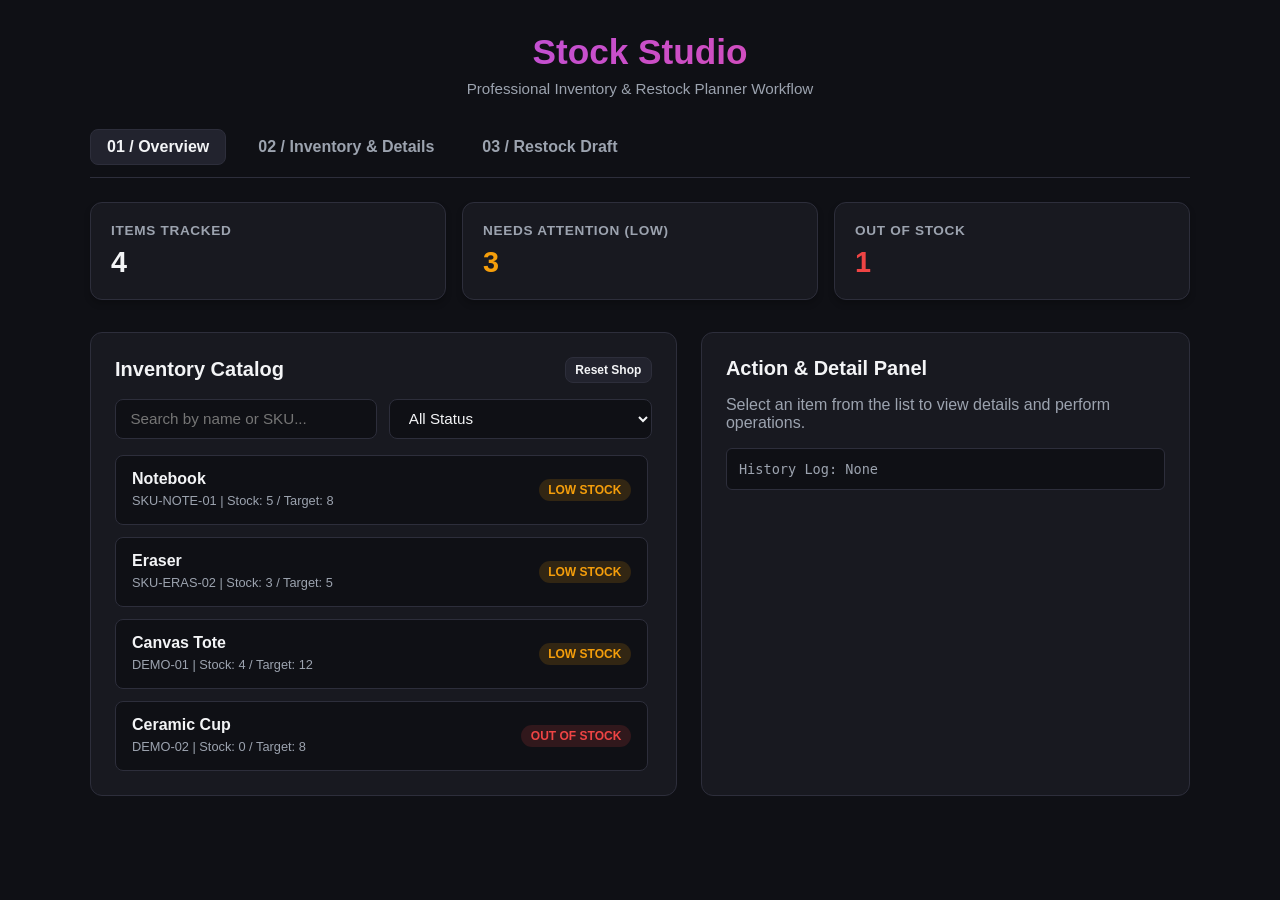
<file: index.html>
<!DOCTYPE html>
<html lang="en">
<head>
    <meta charset="UTF-8">
    <meta name="viewport" content="width=device-width, initial-scale=1.0">
    <title>Stock Studio - Advanced Inventory Management</title>
    <style>
        :root {
            --bg-main: #0f1015;
            --bg-card: #181920;
            --bg-card-hover: #22232e;
            --accent-primary: #a855f7;
            --accent-gradient: linear-gradient(135deg, #a855f7 0%, #ec4899 100%);
            --text-main: #f3f4f6;
            --text-muted: #9ca3af;
            --border-color: #2d2e3b;
            --danger: #ef4444;
            --success: #10b981;
            --warning: #f59e0b;
        }

        * {
            box-sizing: border-box;
            margin: 0;
            padding: 0;
            font-family: -apple-system, BlinkMacSystemFont, "Segoe UI", Roboto, Helvetica, Arial, sans-serif;
        }

        body {
            background-color: var(--bg-main);
            color: var(--text-main);
            min-height: 100vh;
            display: flex;
            flex-direction: column;
            align-items: center;
            padding: 2rem 1rem;
        }

        .container {
            width: 100%;
            max-width: 1100px;
        }

        header {
            text-align: center;
            margin-bottom: 2rem;
        }

        header h1 {
            font-size: 2.2rem;
            background: var(--accent-gradient);
            -webkit-background-clip: text;
            -webkit-text-fill-color: transparent;
            margin-bottom: 0.5rem;
        }

        header p {
            color: var(--text-muted);
            font-size: 0.95rem;
        }

        .view-tabs {
            display: flex;
            gap: 1rem;
            margin-bottom: 1.5rem;
            border-bottom: 1px solid var(--border-color);
            padding-bottom: 0.75rem;
        }

        .tab-btn {
            background: none;
            border: none;
            color: var(--text-muted);
            font-size: 1rem;
            font-weight: 600;
            cursor: pointer;
            padding: 0.5rem 1rem;
            border-radius: 8px;
            transition: all 0.2s ease;
        }

        .tab-btn.active {
            background: var(--bg-card-hover);
            color: var(--text-main);
            border: 1px solid var(--border-color);
        }

        .kpi-grid {
            display: grid;
            grid-template-columns: repeat(auto-fit, minmax(220px, 1fr));
            gap: 1rem;
            margin-bottom: 2rem;
        }

        .kpi-card {
            background: var(--bg-card);
            border: 1px solid var(--border-color);
            border-radius: 12px;
            padding: 1.25rem;
            box-shadow: 0 4px 6px rgba(0,0,0,0.2);
        }

        .kpi-card h3 {
            font-size: 0.85rem;
            color: var(--text-muted);
            text-transform: uppercase;
            letter-spacing: 0.05em;
            margin-bottom: 0.5rem;
        }

        .kpi-card .value {
            font-size: 1.8rem;
            font-weight: 700;
        }

        .workspace {
            display: grid;
            grid-template-columns: 1fr;
            gap: 1.5rem;
        }

        @media(min-width: 768px) {
            .workspace {
                grid-template-columns: 1.2fr 1fr;
            }
        }

        .panel {
            background: var(--bg-card);
            border: 1px solid var(--border-color);
            border-radius: 12px;
            padding: 1.5rem;
        }

        .panel h2 {
            font-size: 1.25rem;
            margin-bottom: 1rem;
            display: flex;
            justify-content: space-between;
            align-items: center;
        }

        .controls-row {
            display: flex;
            gap: 0.75rem;
            margin-bottom: 1rem;
            flex-wrap: wrap;
        }

        input[type="text"], select, input[type="number"] {
            background: var(--bg-main);
            border: 1px solid var(--border-color);
            color: var(--text-main);
            padding: 0.6rem 0.9rem;
            border-radius: 8px;
            font-size: 0.95rem;
            outline: none;
            flex: 1;
        }

        input:focus, select:focus {
            border-color: var(--accent-primary);
        }

        .btn {
            background: var(--accent-gradient);
            color: white;
            border: none;
            padding: 0.6rem 1.2rem;
            border-radius: 8px;
            font-weight: 600;
            cursor: pointer;
            transition: opacity 0.2s;
        }

        .btn:hover {
            opacity: 0.9;
        }

        .btn-secondary {
            background: var(--bg-card-hover);
            border: 1px solid var(--border-color);
            color: var(--text-main);
        }

        .item-list {
            display: flex;
            flex-direction: column;
            gap: 0.75rem;
            max-height: 350px;
            overflow-y: auto;
            padding-right: 4px;
        }

        .item-card {
            background: var(--bg-main);
            border: 1px solid var(--border-color);
            border-radius: 8px;
            padding: 0.9rem 1rem;
            display: flex;
            justify-content: space-between;
            align-items: center;
            cursor: pointer;
            transition: all 0.2s;
        }

        .item-card:hover, .item-card.selected {
            border-color: var(--accent-primary);
            background: var(--bg-card-hover);
        }

        .item-info h4 {
            font-size: 1rem;
            margin-bottom: 0.2rem;
        }

        .item-info span {
            font-size: 0.8rem;
            color: var(--text-muted);
        }

        .badge {
            font-size: 0.75rem;
            padding: 0.25rem 0.6rem;
            border-radius: 20px;
            font-weight: 600;
            text-transform: uppercase;
        }

        .badge.in-stock { background: rgba(16, 185, 129, 0.15); color: var(--success); }
        .badge.low-stock { background: rgba(245, 158, 11, 0.15); color: var(--warning); }
        .badge.out-of-stock { background: rgba(239, 68, 68, 0.15); color: var(--danger); }

        .history-log {
            font-family: monospace;
            font-size: 0.85rem;
            color: var(--text-muted);
            max-height: 150px;
            overflow-y: auto;
            background: var(--bg-main);
            padding: 0.75rem;
            border-radius: 6px;
            border: 1px solid var(--border-color);
            margin-top: 1rem;
        }

        .error-msg {
            color: var(--danger);
            font-size: 0.85rem;
            margin-top: 0.5rem;
        }

        .success-msg {
            color: var(--success);
            font-size: 0.85rem;
            margin-top: 0.5rem;
        }

        .hidden {
            display: none !important;
        }
    </style>
</head>
<body>

    <div class="container">
        <header>
            <h1>Stock Studio</h1>
            <p>Professional Inventory & Restock Planner Workflow</p>
        </header>

        <div class="view-tabs">
            <button class="tab-btn active" onclick="switchView('overview')">01 / Overview</button>
            <button class="tab-btn" onclick="switchView('inventory')">02 / Inventory & Details</button>
            <button class="tab-btn" onclick="switchView('draft')">03 / Restock Draft</button>
        </div>

        <div class="kpi-grid">
            <div class="kpi-card">
                <h3>Items Tracked</h3>
                <div class="value" id="kpi-total-items">0</div>
            </div>
            <div class="kpi-card">
                <h3>Needs Attention (Low)</h3>
                <div class="value" id="kpi-low-stock" style="color: var(--warning);">0</div>
            </div>
            <div class="kpi-card">
                <h3>Out of Stock</h3>
                <div class="value" id="kpi-out-stock" style="color: var(--danger);">0</div>
            </div>
        </div>

        <div class="workspace">
            <div class="panel">
                <h2>
                    <span>Inventory Catalog</span>
                    <button class="btn btn-secondary" style="font-size: 0.75rem; padding: 0.3rem 0.6rem;" onclick="resetShop()">Reset Shop</button>
                </h2>
                
                <div class="controls-row">
                    <input type="text" id="search-input" placeholder="Search by name or SKU..." oninput="renderApp()">
                    <select id="status-filter" onchange="renderApp()">
                        <option value="all">All Status</option>
                        <option value="low">Low Stock</option>
                        <option value="out">Out of Stock</option>
                    </select>
                </div>

                <div class="item-list" id="item-list-container"></div>
            </div>

            <div class="panel">
                <h2 id="right-panel-title">Action & Detail Panel</h2>
                
                <div id="item-action-view">
                    <div id="selected-item-info" style="margin-bottom: 1rem; color: var(--text-muted);">
                        Select an item from the list to view details and perform operations.
                    </div>

                    <div id="operations-controls" class="hidden">
                        <div class="controls-row">
                            <select id="op-type">
                                <option value="sell">Sell</option>
                                <option value="restock">Restock</option>
                                <option value="return">Return</option>
                            </select>
                            <input type="number" id="op-qty" min="1" max="1000" value="1" placeholder="Qty">
                        </div>
                        <div style="display: flex; gap: 0.5rem;">
                            <button class="btn" onclick="executeOperation()">Submit Action</button>
                            <button class="btn btn-secondary" onclick="addToRestockDraft()">Add to Restock Draft</button>
                        </div>
                        <div id="op-feedback"></div>
                    </div>
                </div>

                <div id="restock-draft-view" class="hidden">
                    <p style="color: var(--text-muted); font-size: 0.9rem; margin-bottom: 1rem;">
                        Draft only. Saving or generating lists here does NOT increase real inventory or submit live orders.
                    </p>
                    <div id="draft-items-container" class="item-list"></div>
                    <div style="margin-top: 1rem; display: flex; justify-content: space-between; align-items: center;">
                        <span id="draft-summary-text" style="font-weight: 600;">Total Draft Units: 0</span>
                        <button class="btn" onclick="saveDraft()">Save Draft Locally</button>
                    </div>
                    <div id="draft-feedback"></div>
                </div>

                <div class="history-log" id="history-log-box">
                    History Log: None
                </div>
            </div>
        </div>
    </div>

    <script>
        let inventory = [
            { id: "item-1", name: "Notebook", sku: "SKU-NOTE-01", stock: 5, target: 8 },
            { id: "item-2", name: "Eraser", sku: "SKU-ERAS-02", stock: 3, target: 5 },
            { id: "item-3", name: "Canvas Tote", sku: "DEMO-01", stock: 4, target: 12 },
            { id: "item-4", name: "Ceramic Cup", sku: "DEMO-02", stock: 0, target: 8 }
        ];

        let selectedId = null;
        let restockDraft = [];
        let historyLog = [];
        let currentView = 'overview';

        function loadState() {
            try {
                let savedInv = localStorage.getItem('stock_studio_inv');
                let savedDraft = localStorage.getItem('stock_studio_draft');
                let savedLog = localStorage.getItem('stock_studio_log');
                if (savedInv) inventory = JSON.parse(savedInv);
                if (savedDraft) restockDraft = JSON.parse(savedDraft);
                if (savedLog) historyLog = JSON.parse(savedLog);
            } catch (err) {
                console.error("Storage error", err);
            }
        }

        function saveState() {
            try {
                localStorage.setItem('stock_studio_inv', JSON.stringify(inventory));
                localStorage.setItem('stock_studio_draft', JSON.stringify(restockDraft));
                localStorage.setItem('stock_studio_log', JSON.stringify(historyLog));
            } catch (err) {
                console.error("Storage save error", err);
            }
        }

        function switchView(viewName) {
            currentView = viewName;
            document.querySelectorAll('.tab-btn').forEach(function(btn) {
                btn.classList.remove('active');
            });
            event.target.classList.add('active');

            if (viewName === 'draft') {
                document.getElementById('item-action-view').classList.add('hidden');
                document.getElementById('restock-draft-view').classList.remove('hidden');
                document.getElementById('right-panel-title').innerText = 'Restock Draft Workspace';
                renderDraft();
            } else {
                document.getElementById('item-action-view').classList.remove('hidden');
                document.getElementById('restock-draft-view').classList.add('hidden');
                document.getElementById('right-panel-title').innerText = 'Action & Detail Panel';
            }
            renderApp();
        }

        function getStatus(item) {
            if (item.stock === 0) return { label: 'Out of Stock', class: 'out-of-stock' };
            if (item.stock < item.target) return { label: 'Low Stock', class: 'low-stock' };
            return { label: 'In Stock', class: 'in-stock' };
        }

        function renderApp() {
            let search = document.getElementById('search-input').value.toLowerCase();
            let filter = document.getElementById('status-filter').value;
            let container = document.getElementById('item-list-container');
            
            container.innerHTML = '';

            let totalItems = inventory.length;
            let lowCount = 0;
            let outCount = 0;

            inventory.forEach(function(item) {
                if (item.stock === 0) outCount++;
                else if (item.stock < item.target) lowCount++;

                let statusObj = getStatus(item);
                if (filter === 'low' && statusObj.class !== 'low-stock') return;
                if (filter === 'out' && statusObj.class !== 'out-of-stock') return;
                if (search && !item.name.toLowerCase().includes(search) && !item.sku.toLowerCase().includes(search)) return;

                let card = document.createElement('div');
                card.className = 'item-card ' + (selectedId === item.id ? 'selected' : '');
                card.onclick = function() { selectItem(item.id); };
                card.innerHTML = 
                    '<div class="item-info">' +
                        '<h4>' + item.name + '</h4>' +
                        '<span>' + item.sku + ' | Stock: ' + item.stock + ' / Target: ' + item.target + '</span>' +
                    '</div>' +
                    '<span class="badge ' + statusObj.class + '">' + statusObj.label + '</span>';
                container.appendChild(card);
            });

            document.getElementById('kpi-total-items').innerText = totalItems;
            document.getElementById('kpi-low-stock').innerText = lowCount;
            document.getElementById('kpi-out-stock').innerText = outCount;

            renderHistory();
        }

        function selectItem(id) {
            selectedId = id;
            let item = inventory.find(function(i) { return i.id === id; });
            let infoDiv = document.getElementById('selected-item-info');
            let controls = document.getElementById('operations-controls');

            if (item) {
                controls.classList.remove('hidden');
                let suggestedRestock = Math.max(0, item.target - item.stock);
                infoDiv.innerHTML = 
                    '<strong>Selected: ' + item.name + '</strong><br>' +
                    'Current Stock: ' + item.stock + ' | Target: ' + item.target + '<br>' +
                    'Suggested Restock Quantity: <strong>' + suggestedRestock + '</strong>';
            }
            renderApp();
        }

        function executeOperation() {
            if (!selectedId) return;
            let item = inventory.find(function(i) { return i.id === selectedId; });
            let opType = document.getElementById('op-type').value;
            let qty = parseInt(document.getElementById('op-qty').value);
            let feedback = document.getElementById('op-feedback');

            if (isNaN(qty) || qty <= 0) {
                feedback.innerHTML = '<div class="error-msg">Refused: Please enter a valid positive quantity!</div>';
                return;
            }

            if (opType === 'sell') {
                if (item.stock < qty) {
                    feedback.innerHTML = '<div class="error-msg">Refused: Insufficient stock available!</div>';
                    return;
                }
                item.stock -= qty;
            } else if (opType === 'restock') {
                item.stock += qty;
            } else if (opType === 'return') {
                item.stock += qty;
            }

            historyLog.unshift('[' + opType.toUpperCase() + '] ' + qty + ' ' + item.name + ' (Stock left: ' + item.stock + ')');
            feedback.innerHTML = '<div class="success-msg">Success: ' + opType.toUpperCase() + ' ' + qty + ' for ' + item.name + '</div>';
            
            saveState();
            renderApp();
            selectItem(selectedId);
        }

        function addToRestockDraft() {
            if (!selectedId) return;
            let item = inventory.find(function(i) { return i.id === selectedId; });
            let existing = restockDraft.find(function(d) { return d.id === item.id; });
            let suggested = Math.max(0, item.target - item.stock);

            if (!existing) {
                restockDraft.push({ id: item.id, name: item.name, qty: suggested > 0 ? suggested : 1 });
            }
            saveState();
            alert('Added ' + item.name + ' to Restock Draft successfully!');
        }

        function renderDraft() {
            let container = document.getElementById('draft-items-container');
            container.innerHTML = '';
            let totalDraftUnits = 0;

            if (restockDraft.length === 0) {
                container.innerHTML = '<p style="color: var(--text-muted); text-align: center;">Draft is empty.</p>';
            }

            restockDraft.forEach(function(draftItem, index) {
                totalDraftUnits += draftItem.qty;
                let div = document.createElement('div');
                div.className = 'item-card';
                div.innerHTML = 
                    '<div class="item-info">' +
                        '<h4>' + draftItem.name + '</h4>' +
                        '<span>Draft Qty: <input type="number" value="' + draftItem.qty + '" min="1" style="width: 70px; padding: 2px;" onchange="updateDraftQty(\'' + draftItem.id + '\', this.value)"></span>' +
                    '</div>' +
                    '<button class="btn btn-secondary" style="background: var(--danger); border: none; padding: 0.3rem 0.6rem;" onclick="removeDraftItem(' + index + ')">Remove</button>';
                container.appendChild(div);
            });

            document.getElementById('draft-summary-text').innerText = 'Total Draft Units: ' + totalDraftUnits;
        }

        function updateDraftQty(id, val) {
            let qty = parseInt(val);
            let item = restockDraft.find(function(d) { return d.id === id; });
            if (item && !isNaN(qty) && qty > 0) {
                item.qty = qty;
                saveState();
                renderDraft();
            }
        }

        function removeDraftItem(index) {
            restockDraft.splice(index, 1);
            saveState();
            renderDraft();
        }

        function saveDraft() {
            saveState();
            document.getElementById('draft-feedback').innerHTML = '<div class="success-msg">Draft saved locally successfully!</div>';
        }

        function renderHistory() {
            let box = document.getElementById('history-log-box');
            if (historyLog.length === 0) {
                box.innerText = 'History Log: None';
            } else {
                box.innerHTML = 'History Log:<br>' + historyLog.join('<br>');
            }
        }

        function resetShop() {
            localStorage.clear();
            location.reload();
        }

        loadState();
        renderApp();
    </script>
</body>
</html>
</file>
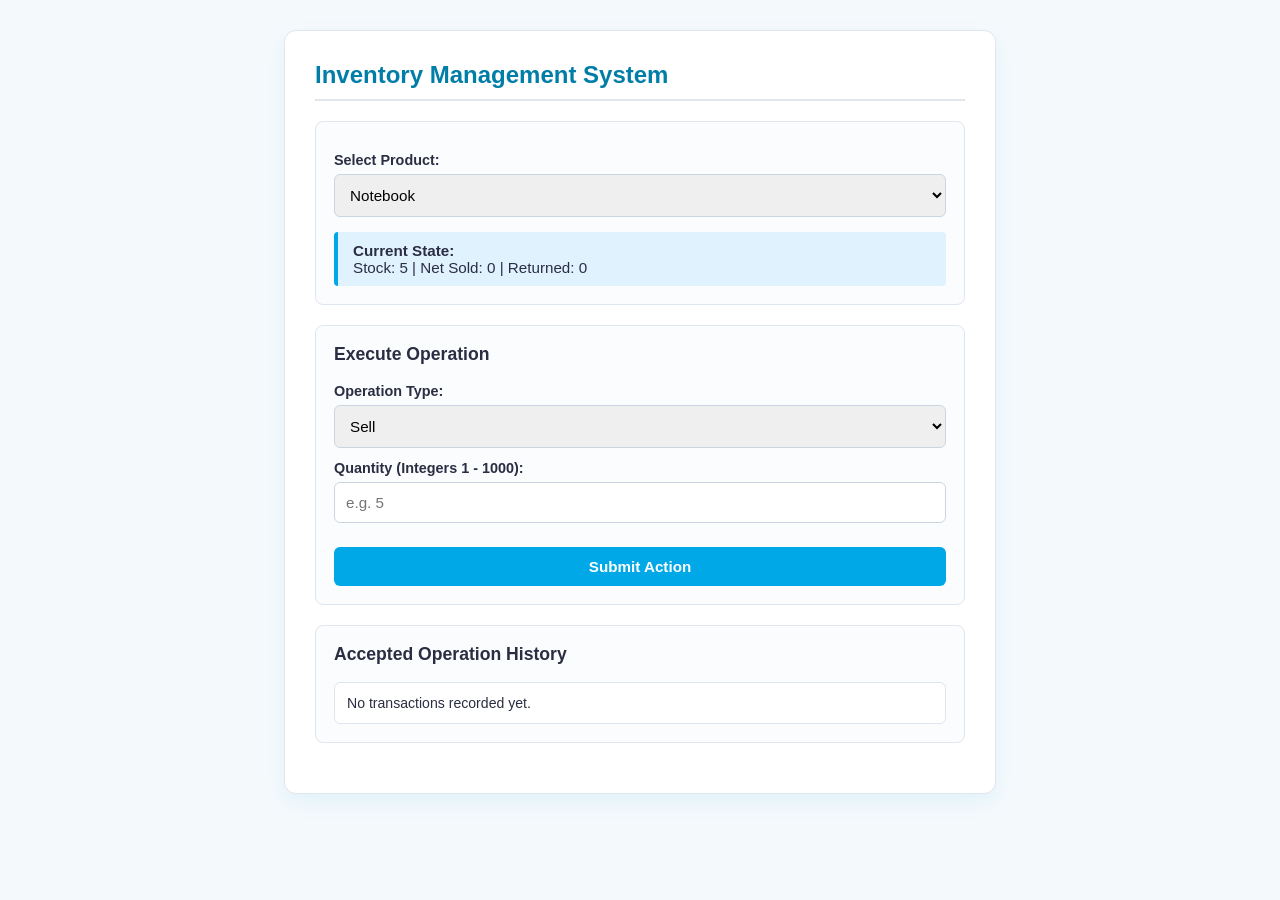
<file: day11/index.html>
<!DOCTYPE html>
<html lang="en">
<head>
    <meta charset="UTF-8">
    <meta name="viewport" content="width=device-width, initial-scale=1.0">
    <title>Inventory Management System - Day 11</title>
    <style>
        :root {
            --primary-color: #00a8e8;
            --primary-hover: #007ea7;
            --bg-color: #f4f9fc;
            --card-bg: #ffffff;
            --text-color: #2b2d42;
            --border-color: #e0e6ed;
            --error-color: #d90429;
        }
        
        body {
            font-family: 'Segoe UI', Tahoma, Geneva, Verdana, sans-serif;
            margin: 0;
            padding: 30px 15px;
            background-color: var(--bg-color);
            color: var(--text-color);
        }

        .container {
            max-width: 650px;
            margin: 0 auto;
            background: var(--card-bg);
            padding: 30px;
            border-radius: 12px;
            box-shadow: 0 8px 20px rgba(0, 168, 232, 0.08);
            border: 1px solid var(--border-color);
        }

        h2 {
            color: var(--primary-hover);
            margin-top: 0;
            border-bottom: 2px solid var(--border-color);
            padding-bottom: 10px;
            font-size: 1.5rem;
        }

        h3 {
            margin-top: 0;
            color: var(--text-color);
            font-size: 1.1rem;
        }

        .section {
            margin-bottom: 20px;
            padding: 18px;
            border: 1px solid var(--border-color);
            border-radius: 8px;
            background: #fafcfe;
        }

        label {
            display: block;
            margin-top: 12px;
            font-weight: 600;
            font-size: 0.9rem;
        }

        input, select, button {
            width: 100%;
            padding: 11px;
            margin-top: 6px;
            box-sizing: border-box;
            border: 1px solid #cbd5e1;
            border-radius: 6px;
            font-size: 0.95rem;
        }

        input:focus, select:focus {
            outline: none;
            border-color: var(--primary-color);
            box-shadow: 0 0 0 3px rgba(0, 168, 232, 0.15);
        }

        button {
            background-color: var(--primary-color);
            color: white;
            border: none;
            cursor: pointer;
            font-weight: bold;
            margin-top: 18px;
            transition: background-color 0.2s ease;
        }

        button:hover {
            background-color: var(--primary-hover);
        }

        .status-box {
            background-color: #e0f2fe;
            border-left: 4px solid var(--primary-color);
            padding: 10px 15px;
            margin-top: 15px;
            border-radius: 4px;
            font-size: 0.95rem;
        }

        .error-text {
            color: var(--error-color);
            font-size: 0.85rem;
            margin-top: 6px;
            display: block;
            font-weight: 500;
        }

        .history-box {
            background: var(--card-bg);
            padding: 12px;
            border: 1px solid var(--border-color);
            border-radius: 6px;
            max-height: 180px;
            overflow-y: auto;
            margin-top: 10px;
            font-size: 0.88rem;
        }

        .history-item {
            border-bottom: 1px solid #f1f5f9;
            padding: 8px 0;
        }

        .history-item:last-child {
            border-bottom: none;
        }
    </style>
</head>
<body>

<div class="container">
    <h2>Inventory Management System</h2>

    <div class="section">
        <label for="productSelect">Select Product:</label>
        <select id="productSelect">
            <option value="notebook">Notebook</option>
            <option value="eraser">Eraser</option>
        </select>

        <div class="status-box">
            <strong>Current State:</strong><br>
            Stock: <span id="currentStock">5</span> | 
            Net Sold: <span id="currentNetSold">0</span> | 
            Returned: <span id="currentReturned">0</span>
        </div>
    </div>

    <div class="section">
        <h3>Execute Operation</h3>
        
        <label for="actionType">Operation Type:</label>
        <select id="actionType">
            <option value="sell">Sell</option>
            <option value="restock">Restock</option>
            <option value="return">Return</option>
        </select>
        <label for="quantityInput">Quantity (Integers 1 - 1000):</label>
        <input type="number" id="quantityInput" aria-invalid="false" aria-describedby="errorMsg" min="1" max="1000" placeholder="e.g. 5">
        <span id="errorMsg" class="error-text"></span>

        <button id="executeBtn">Submit Action</button>
    </div>
    <div class="section">
        <h3>Accepted Operation History</h3>
        <div id="historyBox" class="history-box">No transactions recorded yet.</div>
    </div>
</div>
<script src="app.js"></script>
</body>
</html>
</file>
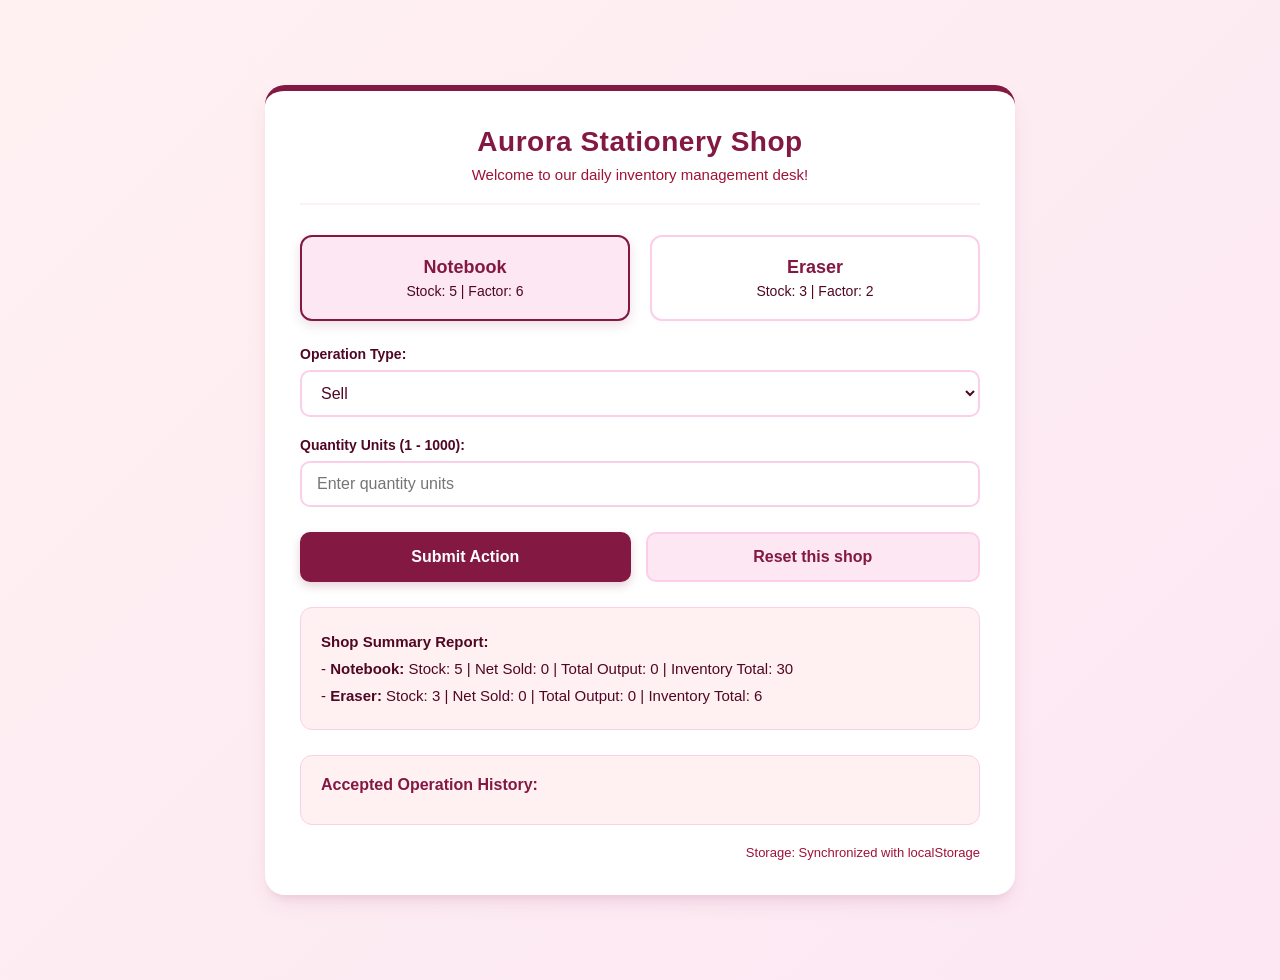
<file: day12/index.html>
<!DOCTYPE html>
<html lang="en">
<head>
    <meta charset="UTF-8">
    <meta name="viewport" content="width=device-width, initial-scale=1.0">
    <title>Aurora Stationery Shop - Day 12</title>
    <style>
        :root {
            --burgundy-deep: #500724;
            --burgundy: #831843;
            --burgundy-light: #9f1239;
            --pink-light: #fce7f3;
            --pink-pale: #fff1f2;
            --border-pink: #fbcfe8;
            --white: #ffffff;
            --error-color: #ef4444;
            --success-color: #10b981;
            --shadow: 0 10px 25px -5px rgba(131, 24, 67, 0.1), 0 8px 10px -6px rgba(131, 24, 67, 0.1);
        }

        body {
            font-family: 'Segoe UI', Tahoma, Geneva, Verdana, sans-serif;
            background: linear-gradient(135deg, #fff1f2 0%, #fce7f3 100%);
            color: var(--burgundy-deep);
            margin: 0;
            padding: 40px 20px;
            direction: ltr;
            min-height: 100vh;
            display: flex;
            justify-content: center;
            align-items: center;
        }

        .container {
            width: 100%;
            max-width: 750px;
            background: var(--white);
            padding: 35px;
            border-radius: 20px;
            box-shadow: var(--shadow);
            border-top: 6px solid var(--burgundy);
            box-sizing: border-box;
        }

        header {
            text-align: center;
            margin-bottom: 30px;
            border-bottom: 2px solid var(--pink-pale);
            padding-bottom: 20px;
        }

        h2 {
            color: var(--burgundy);
            margin: 0 0 8px 0;
            font-size: 28px;
            font-weight: 700;
            letter-spacing: 0.5px;
        }

        .welcome-msg {
            color: var(--burgundy-light);
            font-size: 15px;
            font-weight: 500;
        }

        .products-grid {
            display: flex;
            gap: 20px;
            margin-bottom: 25px;
        }

        .product-card {
            flex: 1;
            border: 2px solid var(--border-pink);
            padding: 20px;
            border-radius: 12px;
            cursor: pointer;
            background: var(--white);
            transition: all 0.3s ease;
            text-align: center;
            box-shadow: 0 2px 4px rgba(0,0,0,0.02);
        }

        .product-card:hover {
            border-color: var(--burgundy-light);
            transform: translateY(-2px);
        }

        .product-card[aria-pressed="true"] {
            border-color: var(--burgundy);
            background-color: var(--pink-light);
            box-shadow: 0 4px 12px rgba(131, 24, 67, 0.15);
        }

        .product-card strong {
            font-size: 18px;
            color: var(--burgundy);
            display: block;
            margin-bottom: 5px;
        }

        .product-card div {
            font-size: 14px;
            color: var(--burgundy-deep);
        }

        .form-group {
            margin-bottom: 20px;
        }

        label {
            display: block;
            margin-bottom: 8px;
            font-weight: 600;
            color: var(--burgundy-deep);
            font-size: 14px;
        }

        select, input {
            width: 100%;
            padding: 12px 15px;
            border: 2px solid var(--border-pink);
            border-radius: 10px;
            font-size: 16px;
            box-sizing: border-box;
            background-color: var(--white);
            color: var(--burgundy-deep);
            transition: border-color 0.2s, box-shadow 0.2s;
            outline: none;
        }

        select:focus, input:focus {
            border-color: var(--burgundy);
            box-shadow: 0 0 0 3px rgba(131, 24, 67, 0.1);
        }

        input[aria-invalid="true"] {
            border-color: var(--error-color);
            background-color: #fef2f2;
        }

        .btn-group {
            display: flex;
            gap: 15px;
            margin-top: 25px;
        }

        button {
            flex: 1;
            padding: 14px;
            border: none;
            border-radius: 10px;
            font-size: 16px;
            font-weight: 600;
            cursor: pointer;
            transition: all 0.2s ease;
        }

        #submitBtn {
            background-color: var(--burgundy);
            color: var(--white);
            box-shadow: 0 4px 10px rgba(131, 24, 67, 0.2);
        }

        #submitBtn:hover {
            background-color: var(--burgundy-deep);
            transform: translateY(-1px);
        }

        .reset-btn {
            background-color: var(--pink-light);
            color: var(--burgundy);
            border: 2px solid var(--border-pink);
        }

        .reset-btn:hover {
            background-color: #fbd5e9;
            color: var(--burgundy-deep);
        }

        .summary-box {
            background-color: var(--pink-pale);
            border: 1px solid var(--border-pink);
            padding: 20px;
            border-radius: 12px;
            margin-top: 25px;
            font-size: 15px;
            line-height: 1.8;
            color: var(--burgundy-deep);
        }

        .message-box {
            margin-top: 15px;
            padding: 12px;
            border-radius: 10px;
            font-weight: 600;
            text-align: center;
            display: none;
            font-size: 14px;
        }

        .message-box.error {
            background-color: #fef2f2;
            color: var(--error-color);
            border: 1px solid #fecaca;
            display: block;
        }

        .message-box.success {
            background-color: #f0fdf4;
            color: var(--success-color);
            border: 1px solid #bbf7d0;
            display: block;
        }

        .history-box {
            margin-top: 25px;
            background: var(--pink-pale);
            border: 1px solid var(--border-pink);
            padding: 20px;
            border-radius: 12px;
            max-height: 180px;
            overflow-y: auto;
        }

        .history-box strong {
            color: var(--burgundy);
            display: block;
            margin-bottom: 10px;
        }

        ul {
            margin: 0;
            padding-left: 20px;
            font-size: 14px;
            color: var(--burgundy-deep);
        }

        li {
            margin-bottom: 6px;
        }

        .storage-status {
            margin-top: 20px;
            font-size: 13px;
            color: var(--burgundy-light);
            text-align: right;
            font-weight: 500;
        }
    </style>
</head>
<body>

<div class="container">
    <header>
        <h2>Aurora Stationery Shop</h2>
        <div class="welcome-msg">Welcome to our daily inventory management desk!</div>
    </header>

    <div class="products-grid">
        <div class="product-card" id="card-notebook" aria-pressed="true" onclick="selectProduct('notebook')">
            <strong>Notebook</strong>
            <div id="card-notebook-info">Stock: 5 | Factor: 6</div>
        </div>
        <div class="product-card" id="card-eraser" aria-pressed="false" onclick="selectProduct('eraser')">
            <strong>Eraser</strong>
            <div id="card-eraser-info">Stock: 3 | Factor: 2</div>
        </div>
    </div>

    <div id="messageBox" class="message-box"></div>

    <div class="form-group">
        <label for="operationSelect">Operation Type:</label>
        <select id="operationSelect">
            <option value="sell">Sell</option>
            <option value="restock">Restock</option>
            <option value="return">Return</option>
        </select>
    </div>

    <div class="form-group">
        <label for="quantityInput">Quantity Units (1 - 1000):</label>
        <input type="number" id="quantityInput" min="1" max="1000" aria-invalid="false" placeholder="Enter quantity units">
    </div>

    <div class="btn-group">
        <button type="button" id="submitBtn">Submit Action</button>
        <button type="button" class="reset-btn" id="resetBtn">Reset this shop</button>
    </div>

    <div class="summary-box" id="summaryBox">
        <strong>Shop Summary Report:</strong> Loading state...
    </div>

    <div class="history-box">
        <strong>Accepted Operation History:</strong>
        <ul id="historyList"></ul>
    </div>

    <div class="storage-status" id="storageStatus">Storage: Synchronized with localStorage</div>
</div>

<script src="app.js"></script>
</body>
</html>
</file>
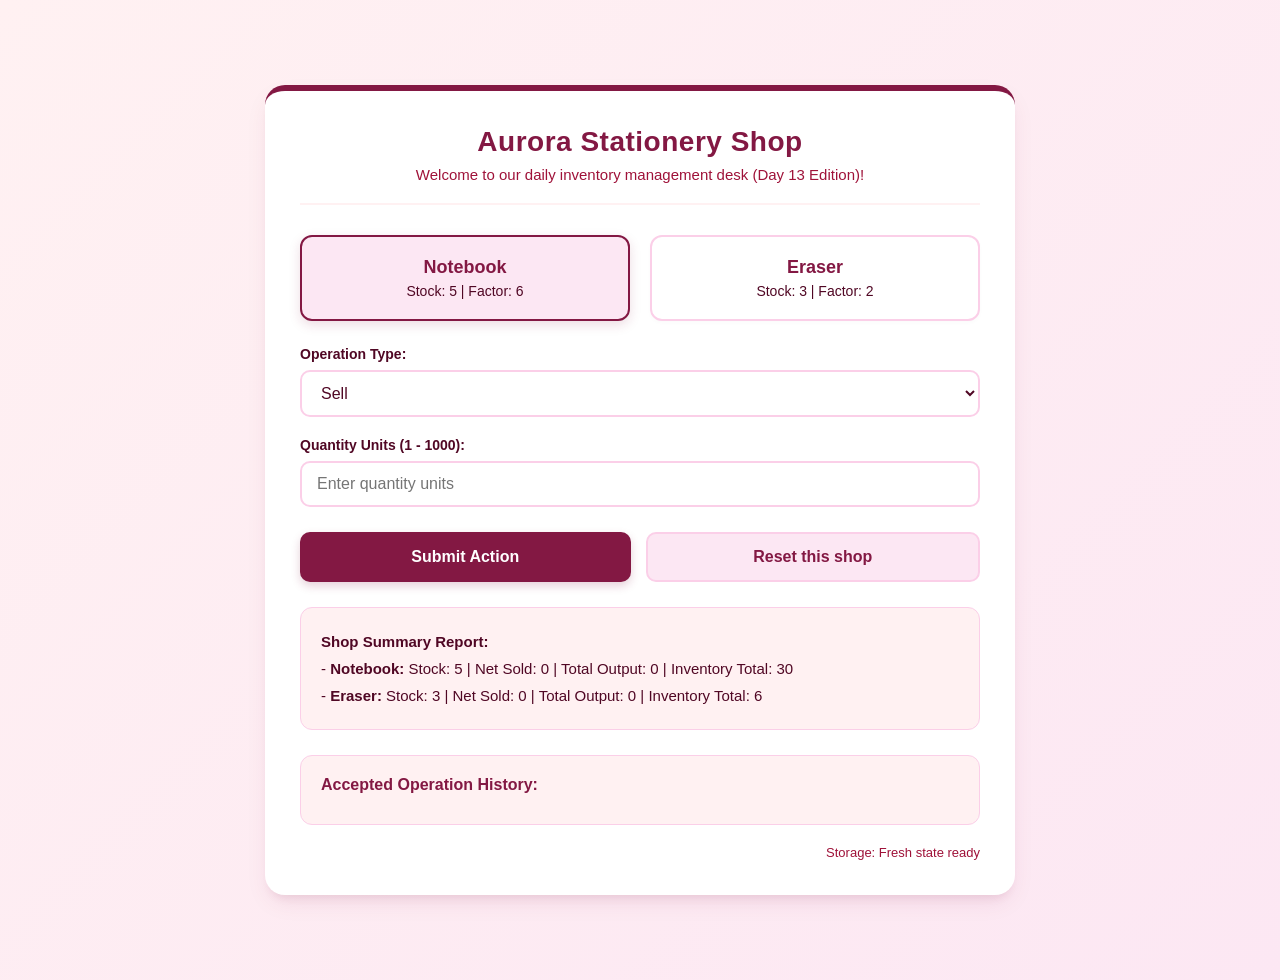
<file: day13/index.html>
<!DOCTYPE html>
<html lang="en">
<head>
    <meta charset="UTF-8">
    <meta name="viewport" content="width=device-width, initial-scale=1.0">
    <title>Aurora Stationery Shop - Day 13 Reliable Store</title>
    <style>
        :root {
            --burgundy-deep: #500724;
            --burgundy: #831843;
            --burgundy-light: #9f1239;
            --pink-light: #fce7f3;
            --pink-pale: #fff1f2;
            --border-pink: #fbcfe8;
            --white: #ffffff;
            --error-color: #ef4444;
            --success-color: #10b981;
            --shadow: 0 10px 25px -5px rgba(131, 24, 67, 0.1), 0 8px 10px -6px rgba(131, 24, 67, 0.1);
        }

        body {
            font-family: 'Segoe UI', Tahoma, Geneva, Verdana, sans-serif;
            background: linear-gradient(135deg, #fff1f2 0%, #fce7f3 100%);
            color: var(--burgundy-deep);
            margin: 0;
            padding: 40px 20px;
            direction: ltr;
            min-height: 100vh;
            display: flex;
            justify-content: center;
            align-items: center;
        }

        .container {
            width: 100%;
            max-width: 750px;
            background: var(--white);
            padding: 35px;
            border-radius: 20px;
            box-shadow: var(--shadow);
            border-top: 6px solid var(--burgundy);
            box-sizing: border-box;
        }

        header {
            text-align: center;
            margin-bottom: 30px;
            border-bottom: 2px solid var(--pink-pale);
            padding-bottom: 20px;
        }

        h2 {
            color: var(--burgundy);
            margin: 0 0 8px 0;
            font-size: 28px;
            font-weight: 700;
            letter-spacing: 0.5px;
        }

        .welcome-msg {
            color: var(--burgundy-light);
            font-size: 15px;
            font-weight: 500;
        }

        .products-grid {
            display: flex;
            gap: 20px;
            margin-bottom: 25px;
        }

        .product-card {
            flex: 1;
            border: 2px solid var(--border-pink);
            padding: 20px;
            border-radius: 12px;
            cursor: pointer;
            background: var(--white);
            transition: all 0.3s ease;
            text-align: center;
            box-shadow: 0 2px 4px rgba(0,0,0,0.02);
        }

        .product-card:hover {
            border-color: var(--burgundy-light);
            transform: translateY(-2px);
        }

        .product-card[aria-pressed="true"] {
            border-color: var(--burgundy);
            background-color: var(--pink-light);
            box-shadow: 0 4px 12px rgba(131, 24, 67, 0.15);
        }

        .product-card strong {
            font-size: 18px;
            color: var(--burgundy);
            display: block;
            margin-bottom: 5px;
        }

        .product-card div {
            font-size: 14px;
            color: var(--burgundy-deep);
        }

        .form-group {
            margin-bottom: 20px;
        }

        label {
            display: block;
            margin-bottom: 8px;
            font-weight: 600;
            color: var(--burgundy-deep);
            font-size: 14px;
        }

        select, input {
            width: 100%;
            padding: 12px 15px;
            border: 2px solid var(--border-pink);
            border-radius: 10px;
            font-size: 16px;
            box-sizing: border-box;
            background-color: var(--white);
            color: var(--burgundy-deep);
            transition: border-color 0.2s, box-shadow 0.2s;
            outline: none;
        }

        select:focus, input:focus {
            border-color: var(--burgundy);
            box-shadow: 0 0 0 3px rgba(131, 24, 67, 0.1);
        }

        input[aria-invalid="true"] {
            border-color: var(--error-color);
            background-color: #fef2f2;
        }

        .btn-group {
            display: flex;
            gap: 15px;
            margin-top: 25px;
        }

        button {
            flex: 1;
            padding: 14px;
            border: none;
            border-radius: 10px;
            font-size: 16px;
            font-weight: 600;
            cursor: pointer;
            transition: all 0.2s ease;
        }

        #submitBtn {
            background-color: var(--burgundy);
            color: var(--white);
            box-shadow: 0 4px 10px rgba(131, 24, 67, 0.2);
        }

        #submitBtn:hover {
            background-color: var(--burgundy-deep);
            transform: translateY(-1px);
        }

        .reset-btn {
            background-color: var(--pink-light);
            color: var(--burgundy);
            border: 2px solid var(--border-pink);
        }

        .reset-btn:hover {
            background-color: #fbd5e9;
            color: var(--burgundy-deep);
        }

        .summary-box {
            background-color: var(--pink-pale);
            border: 1px solid var(--border-pink);
            padding: 20px;
            border-radius: 12px;
            margin-top: 25px;
            font-size: 15px;
            line-height: 1.8;
            color: var(--burgundy-deep);
        }

        .message-box {
            margin-top: 15px;
            padding: 12px;
            border-radius: 10px;
            font-weight: 600;
            text-align: center;
            display: none;
            font-size: 14px;
        }

        .message-box.error {
            background-color: #fef2f2;
            color: var(--error-color);
            border: 1px solid #fecaca;
            display: block;
        }

        .message-box.success {
            background-color: #f0fdf4;
            color: var(--success-color);
            border: 1px solid #bbf7d0;
            display: block;
        }

        .history-box {
            margin-top: 25px;
            background: var(--pink-pale);
            border: 1px solid var(--border-pink);
            padding: 20px;
            border-radius: 12px;
            max-height: 180px;
            overflow-y: auto;
        }

        .history-box strong {
            color: var(--burgundy);
            display: block;
            margin-bottom: 10px;
        }

        ul {
            margin: 0;
            padding-left: 20px;
            font-size: 14px;
            color: var(--burgundy-deep);
        }

        li {
            margin-bottom: 6px;
        }

        .storage-status {
            margin-top: 20px;
            font-size: 13px;
            color: var(--burgundy-light);
            text-align: right;
            font-weight: 500;
        }
    </style>
</head>
<body>

<div class="container">
    <header>
        <h2>Aurora Stationery Shop</h2>
        <div class="welcome-msg">Welcome to our daily inventory management desk (Day 13 Edition)!</div>
    </header>

    <div class="products-grid">
        <div class="product-card" id="card-notebook" aria-pressed="true" onclick="selectProduct('notebook')">
            <strong>Notebook</strong>
            <div id="card-notebook-info">Stock: 5 | Factor: 6</div>
        </div>
        <div class="product-card" id="card-eraser" aria-pressed="false" onclick="selectProduct('eraser')">
            <strong>Eraser</strong>
            <div id="card-eraser-info">Stock: 3 | Factor: 2</div>
        </div>
    </div>

    <div id="messageBox" class="message-box"></div>

    <div class="form-group">
        <label for="operationSelect">Operation Type:</label>
        <select id="operationSelect">
            <option value="sell">Sell</option>
            <option value="restock">Restock</option>
            <option value="return">Return</option>
        </select>
    </div>

    <div class="form-group">
        <label for="quantityInput">Quantity Units (1 - 1000):</label>
        <input type="number" id="quantityInput" min="1" max="1000" aria-invalid="false" placeholder="Enter quantity units">
    </div>

    <div class="btn-group">
        <button type="button" id="submitBtn">Submit Action</button>
        <button type="button" class="reset-btn" id="resetBtn">Reset this shop</button>
    </div>

    <div class="summary-box" id="summaryBox">
        <strong>Shop Summary Report:</strong> Loading state...
    </div>

    <div class="history-box">
        <strong>Accepted Operation History:</strong>
        <ul id="historyList"></ul>
    </div>

    <div class="storage-status" id="storageStatus">Storage: Synchronized with localStorage</div>
</div>

<script src="app.js"></script>
</body>
</html>
</file>
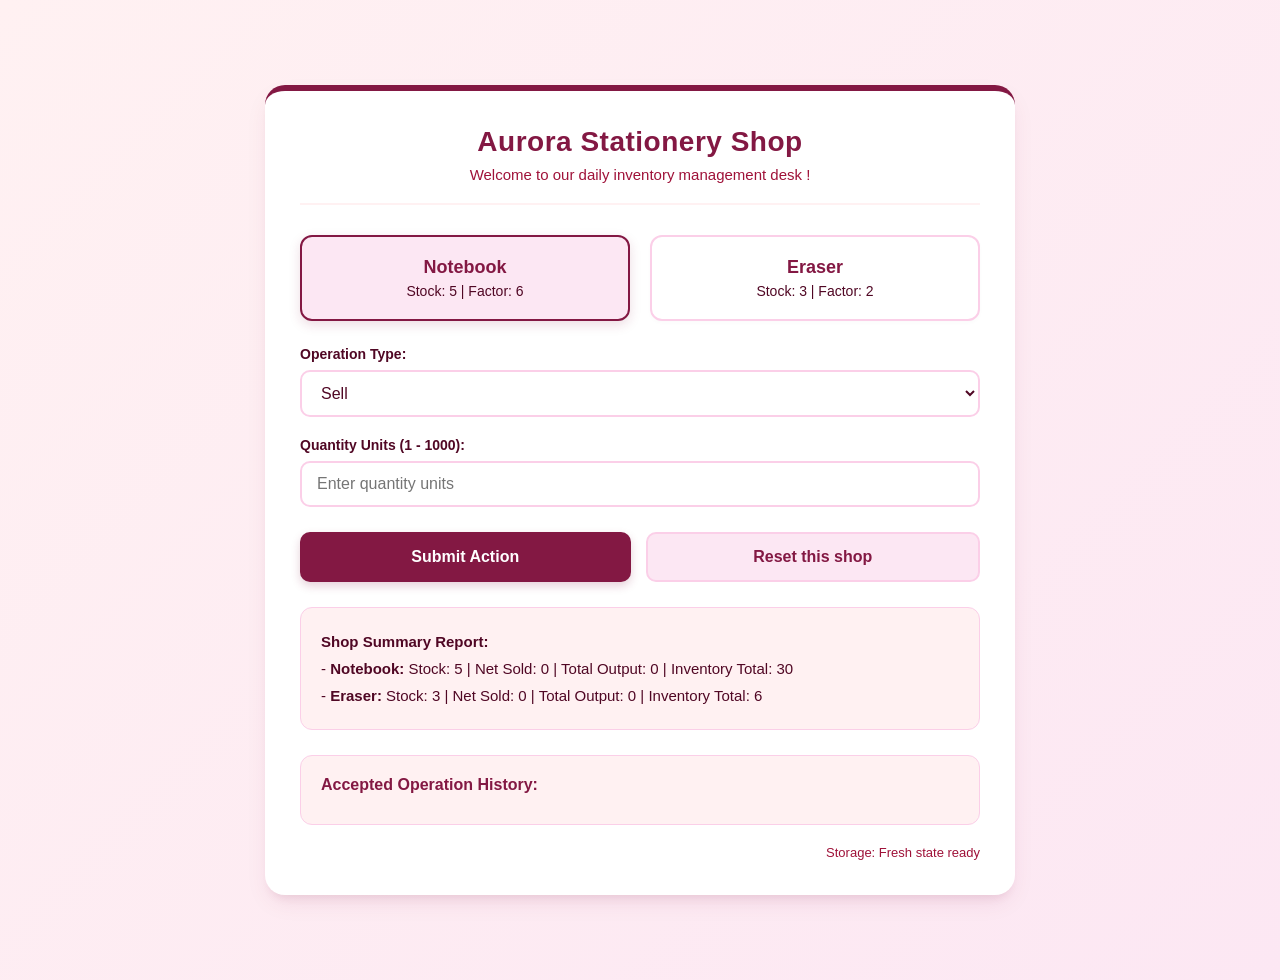
<file: day16/index.html>
<!DOCTYPE html>
<html lang="en">
<head>
    <meta charset="UTF-8">
    <meta name="viewport" content="width=device-width, initial-scale=1.0">
    <title>Aurora Stationery Shop - Day 13 Reliable Store</title>
    <style>
        :root {
            --burgundy-deep: #500724;
            --burgundy: #831843;
            --burgundy-light: #9f1239;
            --pink-light: #fce7f3;
            --pink-pale: #fff1f2;
            --border-pink: #fbcfe8;
            --white: #ffffff;
            --error-color: #ef4444;
            --success-color: #10b981;
            --shadow: 0 10px 25px -5px rgba(131, 24, 67, 0.1), 0 8px 10px -6px rgba(131, 24, 67, 0.1);
        }

        body {
            font-family: 'Segoe UI', Tahoma, Geneva, Verdana, sans-serif;
            background: linear-gradient(135deg, #fff1f2 0%, #fce7f3 100%);
            color: var(--burgundy-deep);
            margin: 0;
            padding: 40px 20px;
            direction: ltr;
            min-height: 100vh;
            display: flex;
            justify-content: center;
            align-items: center;
        }

        .container {
            width: 100%;
            max-width: 750px;
            background: var(--white);
            padding: 35px;
            border-radius: 20px;
            box-shadow: var(--shadow);
            border-top: 6px solid var(--burgundy);
            box-sizing: border-box;
        }

        header {
            text-align: center;
            margin-bottom: 30px;
            border-bottom: 2px solid var(--pink-pale);
            padding-bottom: 20px;
        }

        h2 {
            color: var(--burgundy);
            margin: 0 0 8px 0;
            font-size: 28px;
            font-weight: 700;
            letter-spacing: 0.5px;
        }

        .welcome-msg {
            color: var(--burgundy-light);
            font-size: 15px;
            font-weight: 500;
        }

        .products-grid {
            display: flex;
            gap: 20px;
            margin-bottom: 25px;
        }

        .product-card {
            flex: 1;
            border: 2px solid var(--border-pink);
            padding: 20px;
            border-radius: 12px;
            cursor: pointer;
            background: var(--white);
            transition: all 0.3s ease;
            text-align: center;
            box-shadow: 0 2px 4px rgba(0,0,0,0.02);
        }

        .product-card:hover {
            border-color: var(--burgundy-light);
            transform: translateY(-2px);
        }

        .product-card[aria-pressed="true"] {
            border-color: var(--burgundy);
            background-color: var(--pink-light);
            box-shadow: 0 4px 12px rgba(131, 24, 67, 0.15);
        }

        .product-card strong {
            font-size: 18px;
            color: var(--burgundy);
            display: block;
            margin-bottom: 5px;
        }

        .product-card div {
            font-size: 14px;
            color: var(--burgundy-deep);
        }

        .form-group {
            margin-bottom: 20px;
        }

        label {
            display: block;
            margin-bottom: 8px;
            font-weight: 600;
            color: var(--burgundy-deep);
            font-size: 14px;
        }

        select, input {
            width: 100%;
            padding: 12px 15px;
            border: 2px solid var(--border-pink);
            border-radius: 10px;
            font-size: 16px;
            box-sizing: border-box;
            background-color: var(--white);
            color: var(--burgundy-deep);
            transition: border-color 0.2s, box-shadow 0.2s;
            outline: none;
        }

        select:focus, input:focus {
            border-color: var(--burgundy);
            box-shadow: 0 0 0 3px rgba(131, 24, 67, 0.1);
        }

        input[aria-invalid="true"] {
            border-color: var(--error-color);
            background-color: #fef2f2;
        }

        .btn-group {
            display: flex;
            gap: 15px;
            margin-top: 25px;
        }

        button {
            flex: 1;
            padding: 14px;
            border: none;
            border-radius: 10px;
            font-size: 16px;
            font-weight: 600;
            cursor: pointer;
            transition: all 0.2s ease;
        }

        #submitBtn {
            background-color: var(--burgundy);
            color: var(--white);
            box-shadow: 0 4px 10px rgba(131, 24, 67, 0.2);
        }

        #submitBtn:hover {
            background-color: var(--burgundy-deep);
            transform: translateY(-1px);
        }

        .reset-btn {
            background-color: var(--pink-light);
            color: var(--burgundy);
            border: 2px solid var(--border-pink);
        }

        .reset-btn:hover {
            background-color: #fbd5e9;
            color: var(--burgundy-deep);
        }

        .summary-box {
            background-color: var(--pink-pale);
            border: 1px solid var(--border-pink);
            padding: 20px;
            border-radius: 12px;
            margin-top: 25px;
            font-size: 15px;
            line-height: 1.8;
            color: var(--burgundy-deep);
        }

        .message-box {
            margin-top: 15px;
            padding: 12px;
            border-radius: 10px;
            font-weight: 600;
            text-align: center;
            display: none;
            font-size: 14px;
        }

        .message-box.error {
            background-color: #fef2f2;
            color: var(--error-color);
            border: 1px solid #fecaca;
            display: block;
        }

        .message-box.success {
            background-color: #f0fdf4;
            color: var(--success-color);
            border: 1px solid #bbf7d0;
            display: block;
        }

        .history-box {
            margin-top: 25px;
            background: var(--pink-pale);
            border: 1px solid var(--border-pink);
            padding: 20px;
            border-radius: 12px;
            max-height: 180px;
            overflow-y: auto;
        }

        .history-box strong {
            color: var(--burgundy);
            display: block;
            margin-bottom: 10px;
        }

        ul {
            margin: 0;
            padding-left: 20px;
            font-size: 14px;
            color: var(--burgundy-deep);
        }

        li {
            margin-bottom: 6px;
        }

        .storage-status {
            margin-top: 20px;
            font-size: 13px;
            color: var(--burgundy-light);
            text-align: right;
            font-weight: 500;
        }
    </style>
</head>
<body>

<div class="container">
    <header>
        <h2>Aurora Stationery Shop</h2>
        <div class="welcome-msg">Welcome to our daily inventory management desk !</div>
    </header>

    <div class="products-grid">
        <div class="product-card" id="card-notebook" aria-pressed="true" onclick="selectProduct('notebook')">
            <strong>Notebook</strong>
            <div id="card-notebook-info">Stock: 5 | Factor: 6</div>
        </div>
        <div class="product-card" id="card-eraser" aria-pressed="false" onclick="selectProduct('eraser')">
            <strong>Eraser</strong>
            <div id="card-eraser-info">Stock: 3 | Factor: 2</div>
        </div>
    </div>

    <div id="messageBox" class="message-box"></div>

    <div class="form-group">
        <label for="operationSelect">Operation Type:</label>
        <select id="operationSelect">
            <option value="sell">Sell</option>
            <option value="restock">Restock</option>
            <option value="return">Return</option>
        </select>
    </div>

    <div class="form-group">
        <label for="quantityInput">Quantity Units (1 - 1000):</label>
        <input type="number" id="quantityInput" min="1" max="1000" aria-invalid="false" placeholder="Enter quantity units">
    </div>

    <div class="btn-group">
        <button type="button" id="submitBtn">Submit Action</button>
        <button type="button" class="reset-btn" id="resetBtn">Reset this shop</button>
    </div>

    <div class="summary-box" id="summaryBox">
        <strong>Shop Summary Report:</strong> Loading state...
    </div>

    <div class="history-box">
        <strong>Accepted Operation History:</strong>
        <ul id="historyList"></ul>
    </div>

    <div class="storage-status" id="storageStatus">Storage: Synchronized with localStorage</div>
</div>

<script src="app.js"></script>
</body>
</html>
</file>
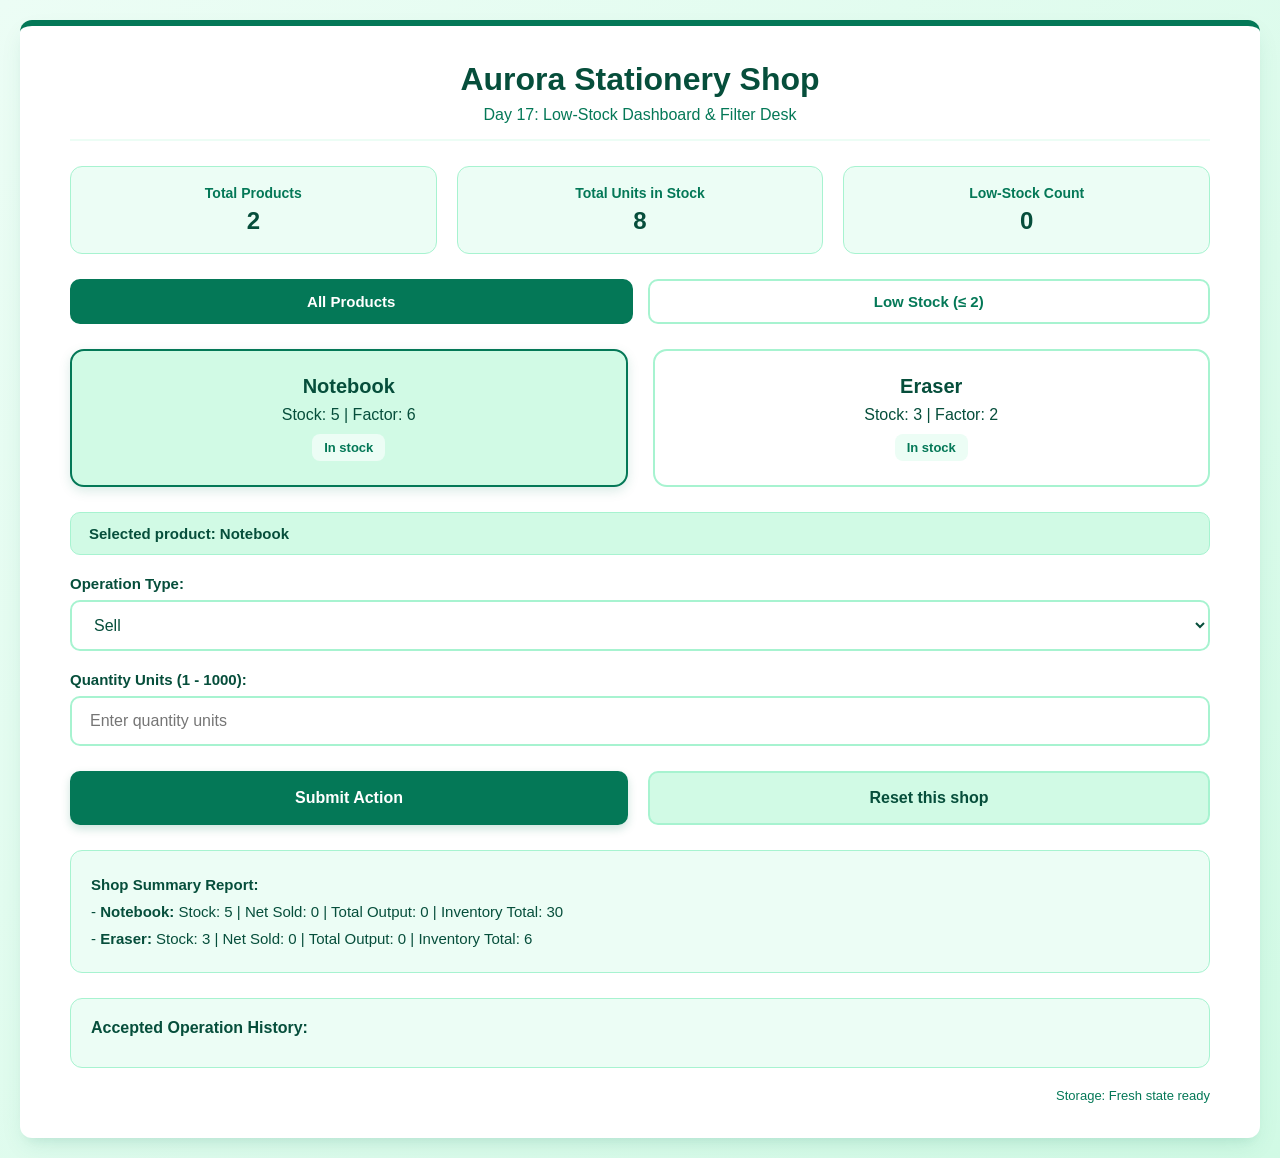
<file: day17/index.html>
<!DOCTYPE html>
<html lang="en">
<head>
    <meta charset="UTF-8">
    <meta name="viewport" content="width=device-width, initial-scale=1.0">
    <title>Aurora Stationery Shop - Day 17</title>
    <style>
        :root {
            --green-deep: #064e3b;
            --green-primary: #047857;
            --green-light: #d1fae5;
            --green-pale: #ecfdf5;
            --border-green: #a7f3d0;
            --white: #ffffff;
            --error-color: #ef4444;
            --success-color: #10b981;
            --shadow: 0 10px 25px -5px rgba(4, 120, 87, 0.12), 0 8px 10px -6px rgba(4, 120, 87, 0.08);
        }

        body {
            font-family: 'Segoe UI', Tahoma, Geneva, Verdana, sans-serif;
            background: linear-gradient(135deg, #ecfdf5 0%, #d1fae5 100%);
            color: var(--green-deep);
            margin: 0;
            padding: 20px;
            direction: ltr;
            min-height: 100vh;
            box-sizing: border-box;
        }

        /* صفحة عريضة بالكامل تملأ أفق الشاشة */
        .container {
            width: 100%;
            max-width: 100%;
            margin: 0;
            background: var(--white);
            padding: 35px 50px;
            border-radius: 12px;
            box-shadow: var(--shadow);
            border-top: 6px solid var(--green-primary);
            box-sizing: border-box;
        }

        header {
            text-align: center;
            margin-bottom: 25px;
            border-bottom: 2px solid var(--green-pale);
            padding-bottom: 15px;
        }

        h2 {
            color: var(--green-deep);
            margin: 0 0 8px 0;
            font-size: 32px;
            font-weight: 700;
        }

        .welcome-msg {
            color: var(--green-primary);
            font-size: 16px;
            font-weight: 500;
        }

        /* لوحة تحكم الإحصائيات العريضة */
        .dashboard-panel {
            display: flex;
            gap: 20px;
            margin-bottom: 25px;
        }

        .stat-card {
            flex: 1;
            background-color: var(--green-pale);
            border: 1px solid var(--border-green);
            padding: 18px;
            border-radius: 12px;
            text-align: center;
        }

        .stat-label {
            display: block;
            font-size: 14px;
            font-weight: 600;
            color: var(--green-primary);
            margin-bottom: 6px;
        }

        .stat-value {
            font-size: 24px;
            font-weight: 700;
            color: var(--green-deep);
        }

        /* أزرار الفلترة */
        .filter-group {
            display: flex;
            gap: 15px;
            margin-bottom: 25px;
        }

        .filter-btn {
            flex: 1;
            padding: 12px;
            border: 2px solid var(--border-green);
            border-radius: 10px;
            background-color: var(--white);
            color: var(--green-primary);
            font-size: 15px;
            font-weight: 600;
            cursor: pointer;
            transition: all 0.2s;
        }

        .filter-btn.active {
            background-color: var(--green-primary);
            color: var(--white);
            border-color: var(--green-primary);
        }

        .products-grid {
            display: flex;
            gap: 25px;
            margin-bottom: 25px;
        }

        .product-card {
            flex: 1;
            border: 2px solid var(--border-green);
            padding: 24px;
            border-radius: 14px;
            cursor: pointer;
            background: var(--white);
            transition: all 0.3s ease;
            text-align: center;
        }

        .product-card:hover {
            border-color: var(--green-primary);
            transform: translateY(-2px);
        }

        .product-card[aria-pressed="true"] {
            border-color: var(--green-primary);
            background-color: var(--green-light);
            box-shadow: 0 4px 12px rgba(4, 120, 87, 0.15);
        }

        .product-card strong {
            font-size: 20px;
            color: var(--green-deep);
            display: block;
            margin-bottom: 8px;
        }

        .stock-status-badge {
            margin-top: 10px;
            font-size: 13px;
            font-weight: 600;
            padding: 6px 12px;
            border-radius: 8px;
            display: inline-block;
            background-color: var(--green-pale);
            color: var(--green-primary);
        }

        .filter-notice {
            background-color: var(--green-pale);
            border: 1px dashed var(--green-primary);
            padding: 14px;
            border-radius: 10px;
            text-align: center;
            color: var(--green-deep);
            font-weight: 600;
            margin-bottom: 25px;
        }

        .selected-product-indicator {
            background-color: var(--green-light);
            border: 1px solid var(--border-green);
            padding: 12px 18px;
            border-radius: 10px;
            font-size: 15px;
            font-weight: 600;
            color: var(--green-deep);
            margin-bottom: 20px;
        }

        .form-group {
            margin-bottom: 20px;
        }

        label {
            display: block;
            margin-bottom: 8px;
            font-weight: 600;
            color: var(--green-deep);
            font-size: 15px;
        }

        select, input {
            width: 100%;
            padding: 14px 18px;
            border: 2px solid var(--border-green);
            border-radius: 10px;
            font-size: 16px;
            box-sizing: border-box;
            background-color: var(--white);
            color: var(--green-deep);
            outline: none;
        }

        select:focus, input:focus {
            border-color: var(--green-primary);
            box-shadow: 0 0 0 3px rgba(4, 120, 87, 0.1);
        }

        input[aria-invalid="true"] {
            border-color: var(--error-color);
            background-color: #fef2f2;
        }

        .btn-group {
            display: flex;
            gap: 20px;
            margin-top: 25px;
        }

        button {
            flex: 1;
            padding: 16px;
            border: none;
            border-radius: 10px;
            font-size: 16px;
            font-weight: 600;
            cursor: pointer;
            transition: all 0.2s ease;
        }

        #submitBtn {
            background-color: var(--green-primary);
            color: var(--white);
            box-shadow: 0 4px 10px rgba(4, 120, 87, 0.2);
        }

        #submitBtn:hover {
            background-color: var(--green-deep);
            transform: translateY(-1px);
        }

        .reset-btn {
            background-color: var(--green-light);
            color: var(--green-deep);
            border: 2px solid var(--border-green);
        }

        .reset-btn:hover {
            background-color: #a7f3d0;
        }

        .summary-box {
            background-color: var(--green-pale);
            border: 1px solid var(--border-green);
            padding: 20px;
            border-radius: 12px;
            margin-top: 25px;
            font-size: 15px;
            line-height: 1.8;
        }

        .message-box {
            margin-top: 15px;
            padding: 14px;
            border-radius: 10px;
            font-weight: 600;
            text-align: center;
            display: none;
        }

        .message-box.error {
            background-color: #fef2f2;
            color: var(--error-color);
            border: 1px solid #fecaca;
            display: block;
        }

        .message-box.success {
            background-color: #f0fdf4;
            color: var(--success-color);
            border: 1px solid #bbf7d0;
            display: block;
        }

        .history-box {
            margin-top: 25px;
            background: var(--green-pale);
            border: 1px solid var(--border-green);
            padding: 20px;
            border-radius: 12px;
            max-height: 220px;
            overflow-y: auto;
        }

        .history-box strong {
            color: var(--green-deep);
            display: block;
            margin-bottom: 10px;
        }

        ul {
            margin: 0;
            padding-left: 20px;
            font-size: 15px;
        }

        li {
            margin-bottom: 6px;
        }

        .storage-status {
            margin-top: 20px;
            font-size: 13px;
            color: var(--green-primary);
            text-align: right;
            font-weight: 500;
        }
    </style>
</head>
<body>

<div class="container">
    <header>
        <h2>Aurora Stationery Shop</h2>
        <div class="welcome-msg">Day 17: Low-Stock Dashboard & Filter Desk</div>
    </header>

    <!-- لوحة تحكم الإحصائيات العامة للمتجر -->
    <div class="dashboard-panel" id="dashboardPanel">
        <div class="stat-card">
            <span class="stat-label">Total Products</span>
            <span class="stat-value" id="statTotalProducts">2</span>
        </div>
        <div class="stat-card">
            <span class="stat-label">Total Units in Stock</span>
            <span class="stat-value" id="statTotalUnits">8</span>
        </div>
        <div class="stat-card">
            <span class="stat-label">Low-Stock Count</span>
            <span class="stat-value" id="statLowStockCount">0</span>
        </div>
    </div>

    <!-- أزرار الفلترة (All / Low Stock) -->
    <div class="filter-group">
        <button type="button" class="filter-btn active" id="filterAllBtn" onclick="setFilter('all')">All Products</button>
        <button type="button" class="filter-btn" id="filterLowBtn" onclick="setFilter('low')">Low Stock (≤ 2)</button>
    </div>

    <!-- شبكة بطاقات المنتجات -->
    <div class="products-grid" id="productsGrid">
        <div class="product-card" id="card-notebook" onclick="selectProduct('notebook')">
            <strong>Notebook</strong>
            <div id="card-notebook-info">Stock: 5 | Factor: 6</div>
            <div class="stock-status-badge" id="badge-notebook">In stock</div>
        </div>
        <div class="product-card" id="card-eraser" onclick="selectProduct('eraser')">
            <strong>Eraser</strong>
            <div id="card-eraser-info">Stock: 3 | Factor: 2</div>
            <div class="stock-status-badge" id="badge-eraser">In stock</div>
        </div>
    </div>

    <!-- رسالة تنبيهية عند خلو قائمة الفلتر -->
    <div class="filter-notice" id="filterNotice" style="display: none;"></div>

    <div id="messageBox" class="message-box"></div>

    <!-- مؤشر المنتج المختار حتى لو كان مخفياً بالفلتر -->
    <div class="selected-product-indicator" id="selectedProductIndicator">
        Selected product: Notebook
    </div>

    <div class="form-group">
        <label for="operationSelect">Operation Type:</label>
        <select id="operationSelect">
            <option value="sell">Sell</option>
            <option value="restock">Restock</option>
            <option value="return">Return</option>
        </select>
    </div>

    <div class="form-group">
        <label for="quantityInput">Quantity Units (1 - 1000):</label>
        <input type="number" id="quantityInput" min="1" max="1000" aria-invalid="false" placeholder="Enter quantity units">
    </div>

    <div class="btn-group">
        <button type="button" id="submitBtn">Submit Action</button>
        <button type="button" class="reset-btn" id="resetBtn">Reset this shop</button>
    </div>

    <div class="summary-box" id="summaryBox">
        <strong>Shop Summary Report:</strong> Loading state...
    </div>

    <div class="history-box">
        <strong>Accepted Operation History:</strong>
        <ul id="historyList"></ul>
    </div>

    <div class="storage-status" id="storageStatus">Storage: Synchronized with localStorage</div>
</div>

<script>
    const STORAGE_KEY = "dareen-shop-day17-v1";
    const LOW_STOCK_THRESHOLD = 2;

    let currentFilter = "all";

    function getFreshState() {
        return {
            version: 1,
            selected: "notebook",
            products: {
                notebook: { name: "Notebook", factor: 6, openingStock: 5, stock: 5, netSold: 0, restockedCount: 0, returnedCount: 0, totalOutput: 0, inventoryTotal: 30 },
                eraser: { name: "Eraser", factor: 2, openingStock: 3, stock: 3, netSold: 0, restockedCount: 0, returnedCount: 0, totalOutput: 0, inventoryTotal: 6 }
            },
            history: []
        };
    }

    let shopState = getFreshState();
    let isRecoveryNeeded = false;

    function validateState(candidate) {
        if (!candidate || typeof candidate !== "object") return false;
        if (!candidate.products || typeof candidate.products !== "object") return false;
        if (!Array.isArray(candidate.history)) return false;

        for (const entry of candidate.history) {
            if (!entry || typeof entry !== "object" || Array.isArray(entry)) return false;
            if (!entry.product || !entry.action || typeof entry.qty !== "number" || typeof entry.newStock !== "number") return false;
        }

        const reqKeys = ["notebook", "eraser"];
        for (const key of reqKeys) {
            const p = candidate.products[key];
            if (!p || typeof p !== "object") return false;
            if (typeof p.stock !== "number" || p.stock < 0 || p.stock > 10000) return false;
            if (typeof p.netSold !== "number" || p.netSold < 0) return false;
            if (typeof p.factor !== "number" || p.factor <= 0) return false;
        }
        return true;
    }

    function loadFromStorage() {
        try {
            const saved = localStorage.getItem(STORAGE_KEY);
            if (saved !== null) {
                const parsed = JSON.parse(saved);
                if (validateState(parsed)) {
                    shopState = parsed;
                    isRecoveryNeeded = false;
                    document.getElementById("storageStatus").textContent = "Storage: Validated & Loaded successfully";
                } else {
                    isRecoveryNeeded = true;
                    shopState = getFreshState();
                    document.getElementById("storageStatus").textContent = "Storage: Saved data could not be used; recovery required";
                }
            } else {
                shopState = getFreshState();
                isRecoveryNeeded = false;
                document.getElementById("storageStatus").textContent = "Storage: Fresh state ready";
            }
        } catch (e) {
            isRecoveryNeeded = true;
            shopState = getFreshState();
            document.getElementById("storageStatus").textContent = "Storage: Recovered from unreadable JSON";
        }
    }

    function saveToStorage() {
        if (isRecoveryNeeded) {
            document.getElementById("storageStatus").textContent = "Storage: Not saved; recovery required";
            return;
        }
        try {
            localStorage.setItem(STORAGE_KEY, JSON.stringify(shopState));
            document.getElementById("storageStatus").textContent = "Storage: Synchronized with localStorage";
        } catch (e) {
            document.getElementById("storageStatus").textContent = "Storage: Not saved due to write error";
        }
    }

    function resetShop() {
        if (confirm("Are you sure you want to reset this shop to fresh state?")) {
            try {
                localStorage.removeItem(STORAGE_KEY);
                isRecoveryNeeded = false;
                shopState = getFreshState();
                currentFilter = "all";
                render();
                showMessage("Shop has been reset to fresh state.", "success");
                document.getElementById("storageStatus").textContent = "Storage: Reset successful";
            } catch (e) {
                showMessage("Error: Failed to reset shop key.", "error");
            }
        }
    }

    function parseValidQuantity(rawVal) {
        if (rawVal === "" || rawVal === null) return null;
        const num = Number(rawVal);
        if (!Number.isInteger(num) || num < 1 || num > 1000) return null;
        return num;
    }

    function selectProduct(productKey) {
        if (shopState.products[productKey]) {
            shopState.selected = productKey;
            render();
        }
    }

    function setFilter(filterType) {
        currentFilter = filterType;
        render();
    }

    function executeOperation() {
        if (isRecoveryNeeded) {
            showMessage("Error: Saved data could not be used; recovery required. Please reset first.", "error");
            return;
        }

        const operationType = document.getElementById("operationSelect").value;
        const qtyInput = document.getElementById("quantityInput");
        const qty = parseValidQuantity(qtyInput.value);

        if (qty === null) {
            qtyInput.setAttribute("aria-invalid", "true");
            showMessage("Error: Please enter a valid integer between 1 and 1000.", "error");
            return;
        }

        qtyInput.setAttribute("aria-invalid", "false");
        const p = shopState.products[shopState.selected];
        let success = false;
        let refusalReason = "";

        if (operationType === 'sell') {
            if (p.stock >= qty) {
                p.stock -= qty;
                p.netSold += qty;
                p.totalOutput = p.netSold * p.factor;
                p.inventoryTotal = p.stock * p.factor;
                success = true;
            } else {
                refusalReason = "Refused: Insufficient stock!";
            }
        } else if (operationType === 'restock') {
            if (p.stock + qty <= 10000) {
                p.stock += qty;
                p.restockedCount += qty;
                p.inventoryTotal = p.stock * p.factor;
                success = true;
            } else {
                refusalReason = "Refused: Exceeds 10,000 maximum stock capacity!";
            }
        } else if (operationType === 'return') {
            if (qty > p.netSold) {
                refusalReason = "Refused: Cannot return more than net sold units!";
            } else if (p.stock + qty > 10000) {
                refusalReason = "Refused: Return would push stock above 10,000 maximum capacity!";
            } else {
                p.stock += qty;
                p.netSold -= qty;
                p.returnedCount = (p.returnedCount || 0) + qty;
                p.totalOutput = p.netSold * p.factor;
                p.inventoryTotal = p.stock * p.factor;
                success = true;
            }
        }

        if (success) {
            shopState.history.unshift({
                product: p.name,
                action: operationType.toUpperCase(),
                qty: qty,
                newStock: p.stock
            });
            saveToStorage();
            render();
            qtyInput.value = "";
            showMessage("Success: " + operationType.toUpperCase() + " " + qty + " for " + p.name + ".", "success");
        } else {
            showMessage(refusalReason, "error");
        }
    }

    function showMessage(text, type) {
        const box = document.getElementById("messageBox");
        box.textContent = text;
        box.className = "message-box " + type;
    }

    function getStockStatusText(stock) {
        if (stock === 0) return "Out of stock";
        if (stock <= LOW_STOCK_THRESHOLD) return "Low stock";
        return "In stock";
    }

    function render() {
        const nb = shopState.products.notebook;
        const er = shopState.products.eraser;

        const totalProducts = 2;
        const totalUnits = nb.stock + er.stock;
        let lowStockCount = 0;
        if (nb.stock <= LOW_STOCK_THRESHOLD) lowStockCount++;
        if (er.stock <= LOW_STOCK_THRESHOLD) lowStockCount++;

        document.getElementById("statTotalProducts").textContent = totalProducts;
        document.getElementById("statTotalUnits").textContent = totalUnits;
        document.getElementById("statLowStockCount").textContent = lowStockCount;

        document.getElementById("card-notebook-info").textContent = "Stock: " + nb.stock + " | Factor: " + nb.factor;
        document.getElementById("badge-notebook").textContent = getStockStatusText(nb.stock);

        document.getElementById("card-eraser-info").textContent = "Stock: " + er.stock + " | Factor: " + er.factor;
        document.getElementById("badge-eraser").textContent = getStockStatusText(er.stock);

        const nbCard = document.getElementById("card-notebook");
        const erCard = document.getElementById("card-eraser");
        const filterNotice = document.getElementById("filterNotice");

        const nbIsLow = nb.stock <= LOW_STOCK_THRESHOLD;
        const erIsLow = er.stock <= LOW_STOCK_THRESHOLD;

        if (currentFilter === "low") {
            document.getElementById("filterAllBtn").classList.remove("active");
            document.getElementById("filterLowBtn").classList.add("active");

            nbCard.style.display = nbIsLow ? "block" : "none";
            erCard.style.display = erIsLow ? "block" : "none";

            if (lowStockCount === 0) {
                filterNotice.style.display = "block";
                filterNotice.textContent = "No products are low on stock";
            } else {
                filterNotice.style.display = "none";
            }
        } else {
            document.getElementById("filterAllBtn").classList.add("active");
            document.getElementById("filterLowBtn").classList.remove("active");

            nbCard.style.display = "block";
            erCard.style.display = "block";
            filterNotice.style.display = "none";
        }

        const isNotebook = shopState.selected === 'notebook';
        nbCard.setAttribute("aria-pressed", isNotebook ? "true" : "false");
        erCard.setAttribute("aria-pressed", !isNotebook ? "true" : "false");

        const selectedProdObj = shopState.products[shopState.selected];
        const isSelectedHidden = (currentFilter === "low" && selectedProdObj.stock > LOW_STOCK_THRESHOLD);
        
        const indicator = document.getElementById("selectedProductIndicator");
        if (isSelectedHidden) {
            indicator.textContent = "Selected product: " + selectedProdObj.name + " (Hidden by this filter, but operations still apply)";
        } else {
            indicator.textContent = "Selected product: " + selectedProdObj.name;
        }

        const summaryBox = document.getElementById("summaryBox");
        summaryBox.innerHTML = 
            "<strong>Shop Summary Report:</strong><br>" +
            "- <strong>Notebook:</strong> Stock: " + nb.stock + " | Net Sold: " + nb.netSold + " | Total Output: " + nb.totalOutput + " | Inventory Total: " + nb.inventoryTotal + "<br>" +
            "- <strong>Eraser:</strong> Stock: " + er.stock + " | Net Sold: " + er.netSold + " | Total Output: " + er.totalOutput + " | Inventory Total: " + er.inventoryTotal;

        const historyList = document.getElementById("historyList");
        historyList.innerHTML = "";
        shopState.history.forEach(item => {
            const li = document.createElement("li");
            li.textContent = "[" + item.product + "] Action: " + item.action + " | Qty: " + item.qty + " | New Stock: " + item.newStock;
            historyList.appendChild(li);
        });
    }

    document.getElementById("submitBtn").addEventListener("click", executeOperation);
    document.getElementById("resetBtn").addEventListener("click", resetShop);

    window.onload = function() {
        loadFromStorage();
        render();
    };
</script>
</body>
</html>
</file>
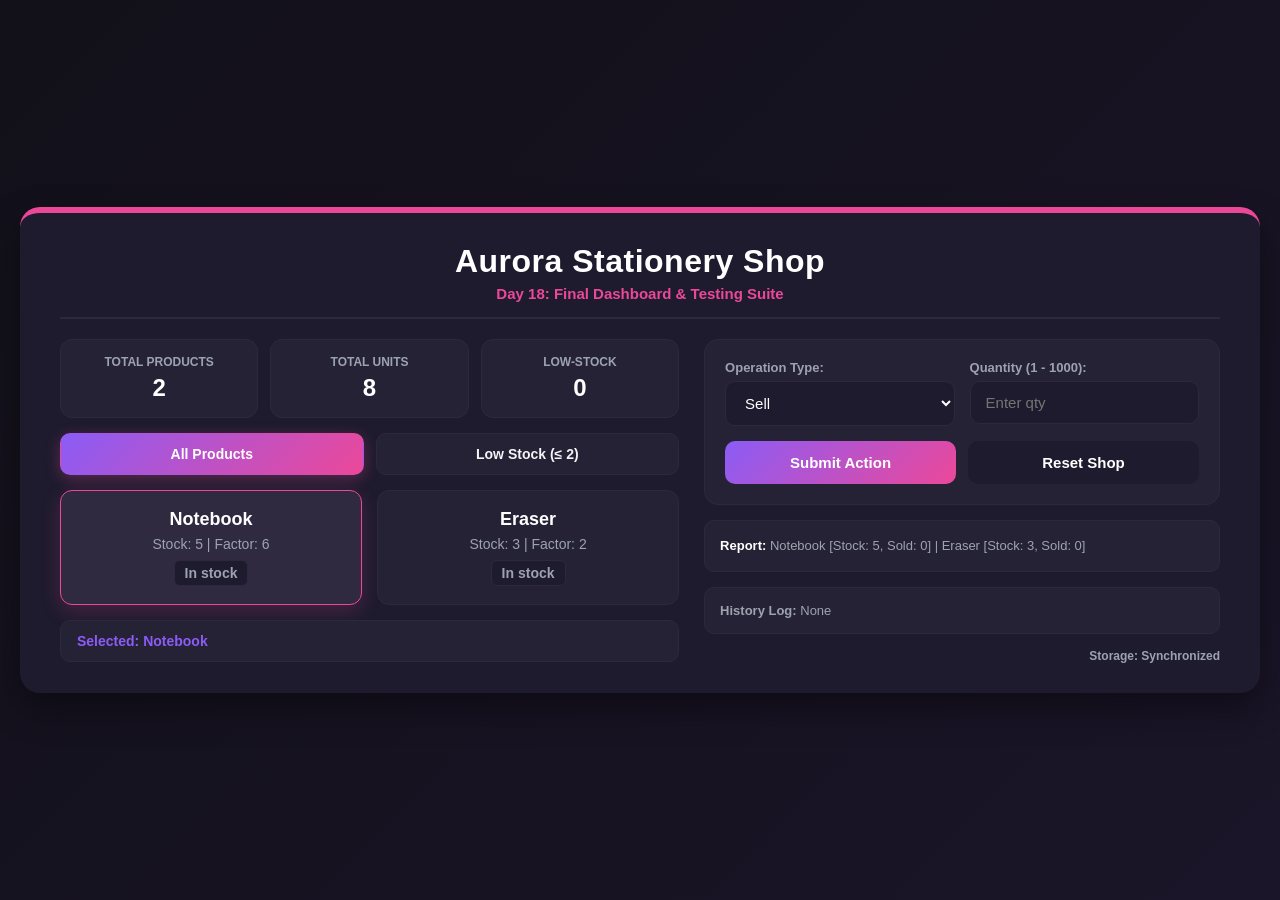
<file: day18/index.html>
<!DOCTYPE html>
<html lang="en">
<head>
    <meta charset="UTF-8">
    <meta name="viewport" content="width=device-width, initial-scale=1.0">
    <title>Aurora Stationery Shop - Day 18</title>
    <style>
        :root {
            --bg-dark: #121019;          
            --card-bg: #1e1b2e;          
            --primary-purple: #8b5cf6;   
            --accent-pink: #ec4899;      
            --accent-rose: #f43f5e;      
            --border-color: #2e283c;
            --text-main: #f3f4f6;
            --text-muted: #9ca3af;
            --white: #ffffff;
            --error-color: #f87171;
            --success-color: #34d399;
            --shadow: 0 15px 35px rgba(0, 0, 0, 0.4);
        }

        body {
            font-family: 'Segoe UI', Tahoma, Geneva, Verdana, sans-serif;
            background: linear-gradient(135deg, var(--bg-dark) 0%, #1a1528 100%);
            color: var(--text-main);
            margin: 0;
            padding: 20px;
            direction: ltr;
            min-height: 100vh;
            box-sizing: border-box;
            display: flex;
            justify-content: center;
            align-items: center;
        }

        .container {
            width: 100%;
            max-width: 1450px;
            background: var(--card-bg);
            padding: 30px 40px;
            border-radius: 20px;
            box-shadow: var(--shadow);
            border-top: 6px solid var(--accent-pink);
            box-sizing: border-box;
            display: flex;
            flex-direction: column;
            gap: 20px;
        }

        header {
            text-align: center;
            border-bottom: 2px solid var(--border-color);
            padding-bottom: 15px;
        }

        h2 {
            color: var(--white);
            margin: 0 0 5px 0;
            font-size: 32px;
            font-weight: 800;
            letter-spacing: 0.5px;
        }

        .welcome-msg {
            color: var(--accent-pink);
            font-size: 15px;
            font-weight: 600;
        }

        .dashboard-grid {
            display: grid;
            grid-template-columns: 1.2fr 1fr;
            gap: 25px;
            align-items: start;
        }

        .left-column, .right-column {
            display: flex;
            flex-direction: column;
            gap: 15px;
        }

        .stats-row {
            display: flex;
            gap: 12px;
        }

        .stat-card {
            flex: 1;
            background-color: #262235;
            border: 1px solid var(--border-color);
            padding: 15px;
            border-radius: 12px;
            text-align: center;
        }

        .stat-label {
            display: block;
            font-size: 12px;
            font-weight: 700;
            color: var(--text-muted);
            margin-bottom: 5px;
            text-transform: uppercase;
        }

        .stat-value {
            font-size: 24px;
            font-weight: 800;
            color: var(--white);
        }

        .filter-group {
            display: flex;
            gap: 12px;
        }

        .filter-btn {
            flex: 1;
            padding: 12px;
            border: 1px solid var(--border-color);
            border-radius: 10px;
            background-color: #262235;
            color: var(--text-main);
            font-size: 14px;
            font-weight: 700;
            cursor: pointer;
            transition: all 0.2s;
        }

        .filter-btn.active {
            background: linear-gradient(135deg, var(--primary-purple), var(--accent-pink));
            color: var(--white);
            border-color: transparent;
            box-shadow: 0 4px 15px rgba(236, 72, 153, 0.3);
        }

        .products-grid {
            display: flex;
            gap: 15px;
        }

        .product-card {
            flex: 1;
            border: 1px solid var(--border-color);
            padding: 18px;
            border-radius: 12px;
            cursor: pointer;
            background: #262235;
            transition: all 0.2s;
            text-align: center;
        }

        .product-card[aria-pressed="true"] {
            border-color: var(--accent-pink);
            background-color: #2f2a40;
            box-shadow: 0 6px 20px rgba(236, 72, 153, 0.2);
        }

        .product-card strong {
            font-size: 18px;
            color: var(--white);
            display: block;
            margin-bottom: 6px;
        }

        .product-card div {
            font-size: 14px;
            color: var(--text-muted);
        }

        .stock-status-badge {
            margin-top: 8px;
            font-size: 12px;
            font-weight: 700;
            padding: 4px 10px;
            border-radius: 6px;
            display: inline-block;
            background-color: #1e1b2e;
            color: var(--accent-pink);
            border: 1px solid var(--border-color);
        }

        .filter-notice {
            background-color: rgba(248, 113, 113, 0.1);
            border: 1px dashed rgba(248, 113, 113, 0.3);
            padding: 10px;
            border-radius: 8px;
            text-align: center;
            color: var(--error-color);
            font-size: 14px;
            font-weight: 700;
        }

        .selected-indicator {
            background-color: #262235;
            border: 1px solid var(--border-color);
            padding: 12px 16px;
            border-radius: 10px;
            font-size: 14px;
            font-weight: 700;
            color: var(--primary-purple);
        }

        .controls-box {
            background: #262235;
            padding: 20px;
            border-radius: 14px;
            border: 1px solid var(--border-color);
            display: flex;
            flex-direction: column;
            gap: 15px;
        }

        .form-row {
            display: flex;
            gap: 15px;
        }

        .form-group {
            flex: 1;
        }

        label {
            display: block;
            margin-bottom: 6px;
            font-weight: 700;
            color: var(--text-muted);
            font-size: 13px;
        }

        select, input {
            width: 100%;
            padding: 12px 15px;
            border: 1px solid var(--border-color);
            border-radius: 10px;
            font-size: 15px;
            background-color: #1e1b2e;
            color: var(--white);
            box-sizing: border-box;
            outline: none;
        }

        select:focus, input:focus {
            border-color: var(--accent-pink);
        }

        .btn-group {
            display: flex;
            gap: 12px;
        }

        button.action-btn {
            flex: 1;
            padding: 13px;
            border: none;
            border-radius: 10px;
            font-size: 15px;
            font-weight: 700;
            cursor: pointer;
            transition: opacity 0.2s;
        }

        #submitBtn {
            background: linear-gradient(135deg, var(--primary-purple), var(--accent-pink));
            color: var(--white);
        }

        #submitBtn:hover {
            opacity: 0.9;
        }

        .reset-btn {
            background-color: #1e1b2e;
            color: var(--white);
            border: 1px solid var(--border-color);
        }

        .summary-box {
            background-color: #262235;
            border: 1px solid var(--border-color);
            padding: 15px;
            border-radius: 10px;
            font-size: 13px;
            line-height: 1.6;
            color: var(--text-muted);
        }

        .summary-box strong {
            color: var(--white);
        }

        .history-box {
            background-color: #262235;
            border: 1px solid var(--border-color);
            padding: 15px;
            border-radius: 10px;
            font-size: 13px;
            max-height: 120px;
            overflow-y: auto;
            color: var(--text-muted);
        }

        .message-box {
            padding: 10px;
            border-radius: 8px;
            font-weight: 700;
            text-align: center;
            display: none;
            font-size: 13px;
        }

        .message-box.error {
            background-color: rgba(248, 113, 113, 0.15);
            color: var(--error-color);
            border: 1px solid rgba(248, 113, 113, 0.3);
            display: block;
        }

        .message-box.success {
            background-color: rgba(52, 211, 153, 0.15);
            color: var(--success-color);
            border: 1px solid rgba(52, 211, 153, 0.3);
            display: block;
        }

        .storage-status {
            font-size: 12px;
            color: var(--text-muted);
            text-align: right;
            font-weight: 600;
        }
    </style>
</head>
<body>

<div class="container">
    <header>
        <h2>Aurora Stationery Shop</h2>
        <div class="welcome-msg">Day 18: Final Dashboard & Testing Suite</div>
    </header>

    <div class="dashboard-grid">
        <div class="left-column">
            <div class="stats-row">
                <div class="stat-card">
                    <span class="stat-label">Total Products</span>
                    <span class="stat-value" id="statTotalProducts">2</span>
                </div>
                <div class="stat-card">
                    <span class="stat-label">Total Units</span>
                    <span class="stat-value" id="statTotalUnits">8</span>
                </div>
                <div class="stat-card">
                    <span class="stat-label">Low-Stock</span>
                    <span class="stat-value" id="statLowStockCount">0</span>
                </div>
            </div>

            <div class="filter-group">
                <button type="button" class="filter-btn active" id="filterAllBtn" onclick="setFilter('all')">All Products</button>
                <button type="button" class="filter-btn" id="filterLowBtn" onclick="setFilter('low')">Low Stock (≤ 2)</button>
            </div>

            <div class="products-grid" id="productsGrid">
                <div class="product-card" id="card-notebook" onclick="selectProduct('notebook')">
                    <strong>Notebook</strong>
                    <div id="card-notebook-info">Stock: 5 | Factor: 6</div>
                    <div class="stock-status-badge" id="badge-notebook">In stock</div>
                </div>
                <div class="product-card" id="card-eraser" onclick="selectProduct('eraser')">
                    <strong>Eraser</strong>
                    <div id="card-eraser-info">Stock: 3 | Factor: 2</div>
                    <div class="stock-status-badge" id="badge-eraser">In stock</div>
                </div>
            </div>

            <div class="filter-notice" id="filterNotice" style="display: none;"></div>
            <div class="selected-indicator" id="selectedProductIndicator">Selected product: Notebook</div>
        </div>

        <div class="right-column">
            <div class="controls-box">
                <div class="form-row">
                    <div class="form-group">
                        <label for="operationSelect">Operation Type:</label>
                        <select id="operationSelect">
                            <option value="sell">Sell</option>
                            <option value="restock">Restock</option>
                            <option value="return">Return</option>
                        </select>
                    </div>
                    <div class="form-group">
                        <label for="quantityInput">Quantity (1 - 1000):</label>
                        <input type="number" id="quantityInput" min="1" max="1000" placeholder="Enter qty">
                    </div>
                </div>

                <div class="btn-group">
                    <button type="button" class="action-btn" id="submitBtn">Submit Action</button>
                    <button type="button" class="action-btn reset-btn" id="resetBtn">Reset Shop</button>
                </div>
            </div>

            <div id="messageBox" class="message-box"></div>

            <div class="summary-box" id="summaryBox">
                <strong>Shop Summary Report:</strong> Loading state...
            </div>

            <!-- تم إضافة عرض سجل العمليات (History) هنا ليظهر مباشرة -->
            <div class="history-box" id="historyBox">
                <strong>History Log:</strong> None
            </div>

            <div class="storage-status" id="storageStatus">Storage: Synchronized</div>
        </div>
    </div>
</div>

<script>
    const STORAGE_KEY = "dareen-shop-day18-v1";
    const LOW_STOCK_THRESHOLD = 2;
    let currentFilter = "all";

    function getFreshState() {
        return {
            version: 1,
            selected: "notebook",
            products: {
                notebook: { name: "Notebook", factor: 6, stock: 5, netSold: 0, totalOutput: 0, inventoryTotal: 30 },
                eraser: { name: "Eraser", factor: 2, stock: 3, netSold: 0, totalOutput: 0, inventoryTotal: 6 }
            },
            history: []
        };
    }

    let shopState = getFreshState();
    let isRecoveryNeeded = false;

    function validateState(candidate) {
        if (!candidate || typeof candidate !== "object") return false;
        if (!candidate.products || !Array.isArray(candidate.history)) return false;
        return true;
    }

    function loadFromStorage() {
        try {
            const saved = localStorage.getItem(STORAGE_KEY);
            if (saved !== null) {
                const parsed = JSON.parse(saved);
                if (validateState(parsed)) {
                    shopState = parsed;
                    isRecoveryNeeded = false;
                } else {
                    shopState = getFreshState();
                }
            }
        } catch (e) {
            shopState = getFreshState();
        }
    }

    function saveToStorage() {
        if (isRecoveryNeeded) return;
        try {
            localStorage.setItem(STORAGE_KEY, JSON.stringify(shopState));
        } catch (e) {}
    }

    function resetShop() {
        if (confirm("Reset shop to fresh state?")) {
            localStorage.removeItem(STORAGE_KEY);
            shopState = getFreshState();
            currentFilter = "all";
            render();
            showMessage("Shop has been reset.", "success");
        }
    }

    function parseValidQuantity(rawVal) {
        if (rawVal === "" || rawVal === null) return null;
        const num = Number(rawVal);
        if (!Number.isInteger(num) || num < 1 || num > 1000) return null;
        return num;
    }

    function selectProduct(key) {
        if (shopState.products[key]) {
            shopState.selected = key;
            render();
        }
    }

    function setFilter(type) {
        currentFilter = type;
        render();
    }

    function executeOperation() {
        const operationType = document.getElementById("operationSelect").value;
        const qtyInput = document.getElementById("quantityInput");
        const qty = parseValidQuantity(qtyInput.value);

        if (qty === null) {
            showMessage("Error: Enter integer between 1 and 1000.", "error");
            return;
        }

        const p = shopState.products[shopState.selected];
        let success = false;
        let msg = "";

        if (operationType === 'sell') {
            if (p.stock >= qty) {
                p.stock -= qty;
                p.netSold += qty;
                success = true;
            } else {
                msg = "Refused: Insufficient stock!";
            }
        } else if (operationType === 'restock') {
            if (p.stock + qty <= 10000) {
                p.stock += qty;
                success = true;
            } else {
                msg = "Refused: Exceeds maximum capacity!";
            }
        } else if (operationType === 'return') {
            if (qty > p.netSold) {
                msg = "Refused: Cannot return more than sold!";
            } else {
                p.stock += qty;
                p.netSold -= qty;
                success = true;
            }
        }

        if (success) {
            shopState.history.unshift({ product: p.name, action: operationType.toUpperCase(), qty, newStock: p.stock });
            saveToStorage();
            render();
            qtyInput.value = "";
            showMessage("Success: " + operationType.toUpperCase() + " " + qty + " for " + p.name, "success");
        } else {
            showMessage(msg, "error");
        }
    }

    function showMessage(text, type) {
        const box = document.getElementById("messageBox");
        box.textContent = text;
        box.className = "message-box " + type;
    }

    function getStockStatusText(stock) {
        if (stock === 0) return "Out of stock";
        if (stock <= LOW_STOCK_THRESHOLD) return "Low stock";
        return "In stock";
    }

    function render() {
        const nb = shopState.products.notebook;
        const er = shopState.products.eraser;

        const totalProducts = 2;
        const totalUnits = nb.stock + er.stock;
        let lowStockCount = (nb.stock <= LOW_STOCK_THRESHOLD ? 1 : 0) + (er.stock <= LOW_STOCK_THRESHOLD ? 1 : 0);

        document.getElementById("statTotalProducts").textContent = totalProducts;
        document.getElementById("statTotalUnits").textContent = totalUnits;
        document.getElementById("statLowStockCount").textContent = lowStockCount;

        document.getElementById("card-notebook-info").textContent = "Stock: " + nb.stock + " | Factor: " + nb.factor;
        document.getElementById("badge-notebook").textContent = getStockStatusText(nb.stock);
        document.getElementById("card-eraser-info").textContent = "Stock: " + er.stock + " | Factor: " + er.factor;
        document.getElementById("badge-eraser").textContent = getStockStatusText(er.stock);

        const nbCard = document.getElementById("card-notebook");
        const erCard = document.getElementById("card-eraser");
        const filterNotice = document.getElementById("filterNotice");

        if (currentFilter === "low") {
            document.getElementById("filterAllBtn").classList.remove("active");
            document.getElementById("filterLowBtn").classList.add("active");
            nbCard.style.display = nb.stock <= LOW_STOCK_THRESHOLD ? "block" : "none";
            erCard.style.display = er.stock <= LOW_STOCK_THRESHOLD ? "block" : "none";
            filterNotice.style.display = lowStockCount === 0 ? "block" : "none";
            filterNotice.textContent = "No products are low on stock";
        } else {
            document.getElementById("filterAllBtn").classList.add("active");
            document.getElementById("filterLowBtn").classList.remove("active");
            nbCard.style.display = "block";
            erCard.style.display = "block";
            filterNotice.style.display = "none";
        }

        nbCard.setAttribute("aria-pressed", shopState.selected === 'notebook' ? "true" : "false");
        erCard.setAttribute("aria-pressed", shopState.selected === 'eraser' ? "true" : "false");

        const selectedProdObj = shopState.products[shopState.selected];
        const isHidden = (currentFilter === "low" && selectedProdObj.stock > LOW_STOCK_THRESHOLD);
        document.getElementById("selectedProductIndicator").textContent = 
            "Selected: " + selectedProdObj.name + (isHidden ? " (Hidden by filter)" : "");

        document.getElementById("summaryBox").innerHTML = 
            "<strong>Report:</strong> Notebook [Stock: " + nb.stock + ", Sold: " + nb.netSold + "] | Eraser [Stock: " + er.stock + ", Sold: " + er.netSold + "]";

        // تحديث وعرض السجل (History Log) بشكل مرئي في الصفحة
        const historyBox = document.getElementById("historyBox");
        if (shopState.history.length === 0) {
            historyBox.innerHTML = "<strong>History Log:</strong> None";
        } else {
            let historyHtml = "<strong>History Log (" + shopState.history.length + "):</strong><ul>";
            shopState.history.forEach(item => {
                historyHtml += "<li>" + item.action + " " + item.qty + " " + item.product + " (Stock left: " + item.newStock + ")</li>";
            });
            historyHtml += "</ul>";
            historyBox.innerHTML = historyHtml;
        }
    }

    document.getElementById("submitBtn").addEventListener("click", executeOperation);
    document.getElementById("resetBtn").addEventListener("click", resetShop);

    window.onload = function() {
        loadFromStorage();
        render();
    };
</script>
</body>
</html>
</file>
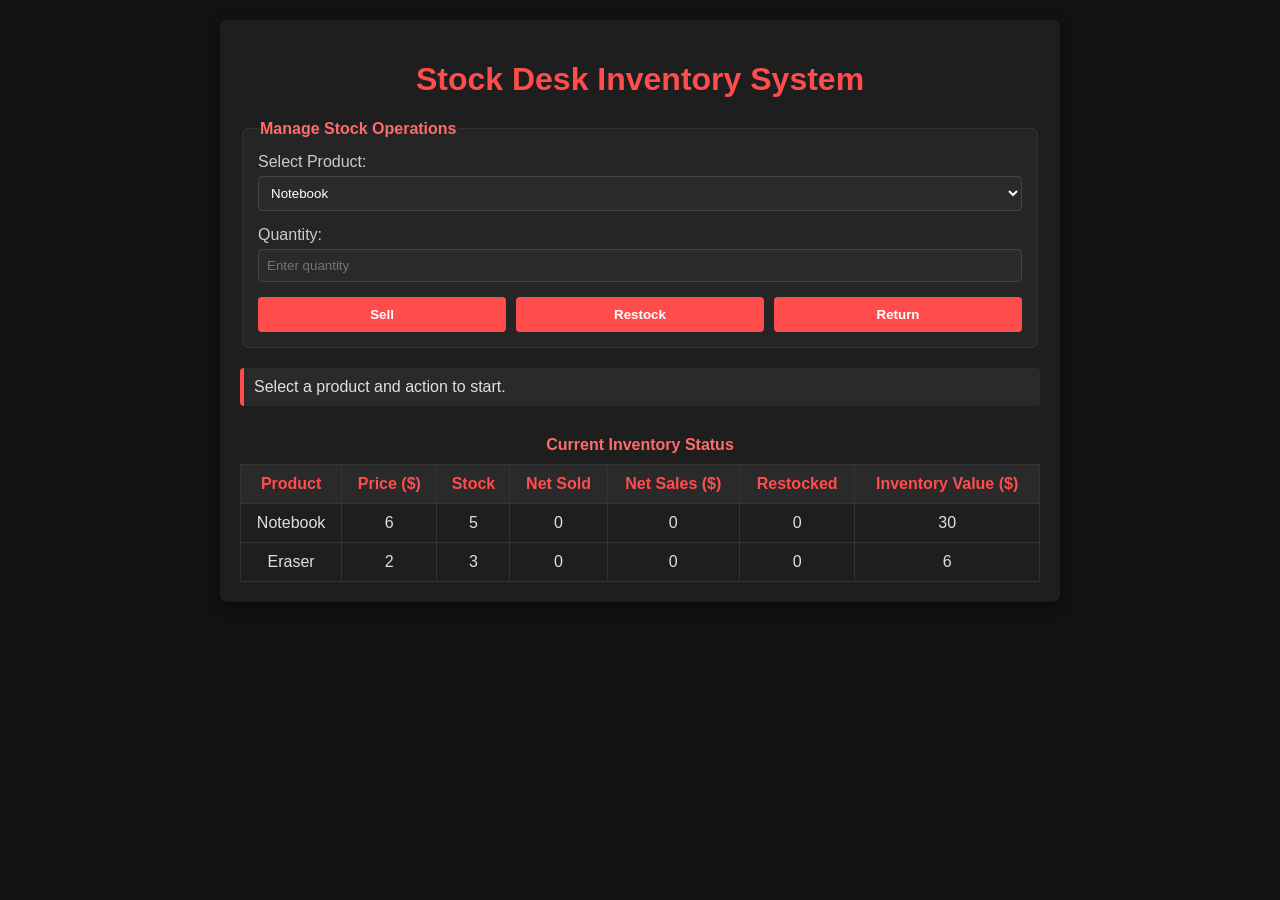
<file: day8/index.html>
<!DOCTYPE html>
<html lang="en">
<head>
  <meta charset="UTF-8">
  <meta name="viewport" content="width=device-width, initial-scale=1.0">
  <title>Stock Desk UI - Day 8</title>
  <link rel="stylesheet" href="styles.css">
  <script src="app.js" defer></script>
</head>
<body>
  <main class="container">
    <h1>Stock Desk Inventory System</h1>

    <!-- Form Section -->
    <form id="stock-form" onsubmit="event.preventDefault();">
      <fieldset>
        <legend>Manage Stock Operations</legend>

        <div class="form-group">
          <label for="product-select">Select Product:</label>
          <select id="product-select">
            <option value="Notebook">Notebook</option>
            <option value="Eraser">Eraser</option>
          </select>
        </div>

        <div class="form-group">
          <label for="quantity-input">Quantity:</label>
          <input type="number" id="quantity-input" min="1" step="1" placeholder="Enter quantity" required>
        </div>

        <div class="actions">
          <button type="button" id="sell-btn">Sell</button>
          <button type="button" id="restock-btn">Restock</button>
          <button type="button" id="return-btn">Return</button>
        </div>
      </fieldset>
    </form>

    <!-- Result / Status Message -->
    <div id="result" role="status" aria-live="polite" class="message-box">
      Select a product and action to start.
    </div>

    <!-- Inventory Table -->
    <div class="table-wrapper">
      <table>
        <caption>Current Inventory Status</caption>
        <thead>
          <tr>
            <th>Product</th>
            <th>Price ($)</th>
            <th>Stock</th>
            <th>Net Sold</th>
            <th>Net Sales ($)</th>
            <th>Restocked</th>
            <th>Inventory Value ($)</th>
          </tr>
        </thead>
        <tbody id="inventory-tbody">
          <!-- Rows rendered dynamically via app.js -->
        </tbody>
      </table>
    </div>
  </main>
</body>
</html>
</file>
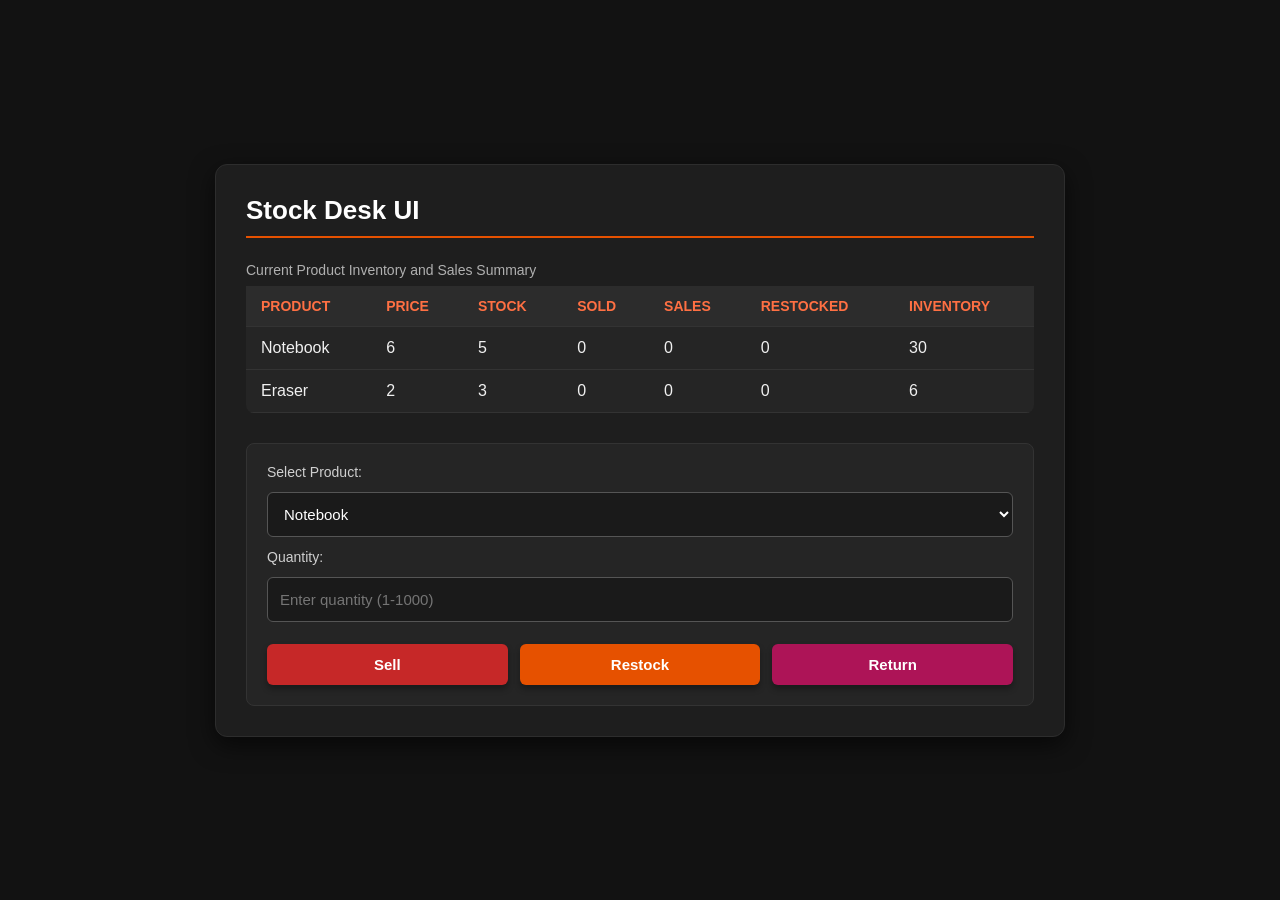
<file: day9/index.html>
<!DOCTYPE html>
<html lang="en">
<head>
    <meta charset="UTF-8">
    <meta name="viewport" content="width=device-width, initial-scale=1.0">
    <title>Stock Desk UI - Day 9 Checkpoint</title>
    <link rel="stylesheet" href="styles.css">
</head>
<body>
    <main class="container">
        <h1>Stock Desk UI</h1>
        
        <!-- Table with Semantic Caption -->
        <table>
            <caption>Current Product Inventory and Sales Summary</caption>
            <thead>
                <tr>
                    <th scope="col">Product</th>
                    <th scope="col">Price</th>
                    <th scope="col">Stock</th>
                    <th scope="col">Sold</th>
                    <th scope="col">Sales</th>
                    <th scope="col">Restocked</th>
                    <th scope="col">Inventory</th>
                </tr>
            </thead>
            <tbody>
                <tr id="row-Notebook">
                    <td>Notebook</td>
                    <td id="price-Notebook">6</td>
                    <td id="stock-Notebook">5</td>
                    <td id="sold-Notebook">0</td>
                    <td id="sales-Notebook">0</td>
                    <td id="restocked-Notebook">0</td>
                    <td id="inventory-Notebook">30</td>
                </tr>
                <tr id="row-Eraser">
                    <td>Eraser</td>
                    <td id="price-Eraser">2</td>
                    <td id="stock-Eraser">3</td>
                    <td id="sold-Eraser">0</td>
                    <td id="sales-Eraser">0</td>
                    <td id="restocked-Eraser">0</td>
                    <td id="inventory-Eraser">6</td>
                </tr>
            </tbody>
        </table>

        <!-- Controls Form with Accessibility Attributes -->
        <form class="controls-section" id="stockForm" onsubmit="return false;">
            <label for="productSelect">Select Product:</label>
            <select id="productSelect">
                <option value="Notebook">Notebook</option>
                <option value="Eraser">Eraser</option>
            </select>

            <label for="quantityInput">Quantity:</label>
            <input 
                type="number" 
                id="quantityInput" 
                placeholder="Enter quantity (1-1000)"
                aria-describedby="messageBox"
                aria-invalid="false"
            >

            <div class="button-group">
                <button type="button" id="sellBtn">Sell</button>
                <button type="button" id="restockBtn">Restock</button>
                <button type="button" id="returnBtn">Return</button>
            </div>

            <div id="messageBox" class="message-box" aria-live="polite"></div>
        </form>
    </main>

    <script src="script.js"></script>
</body>
</html>
</file>
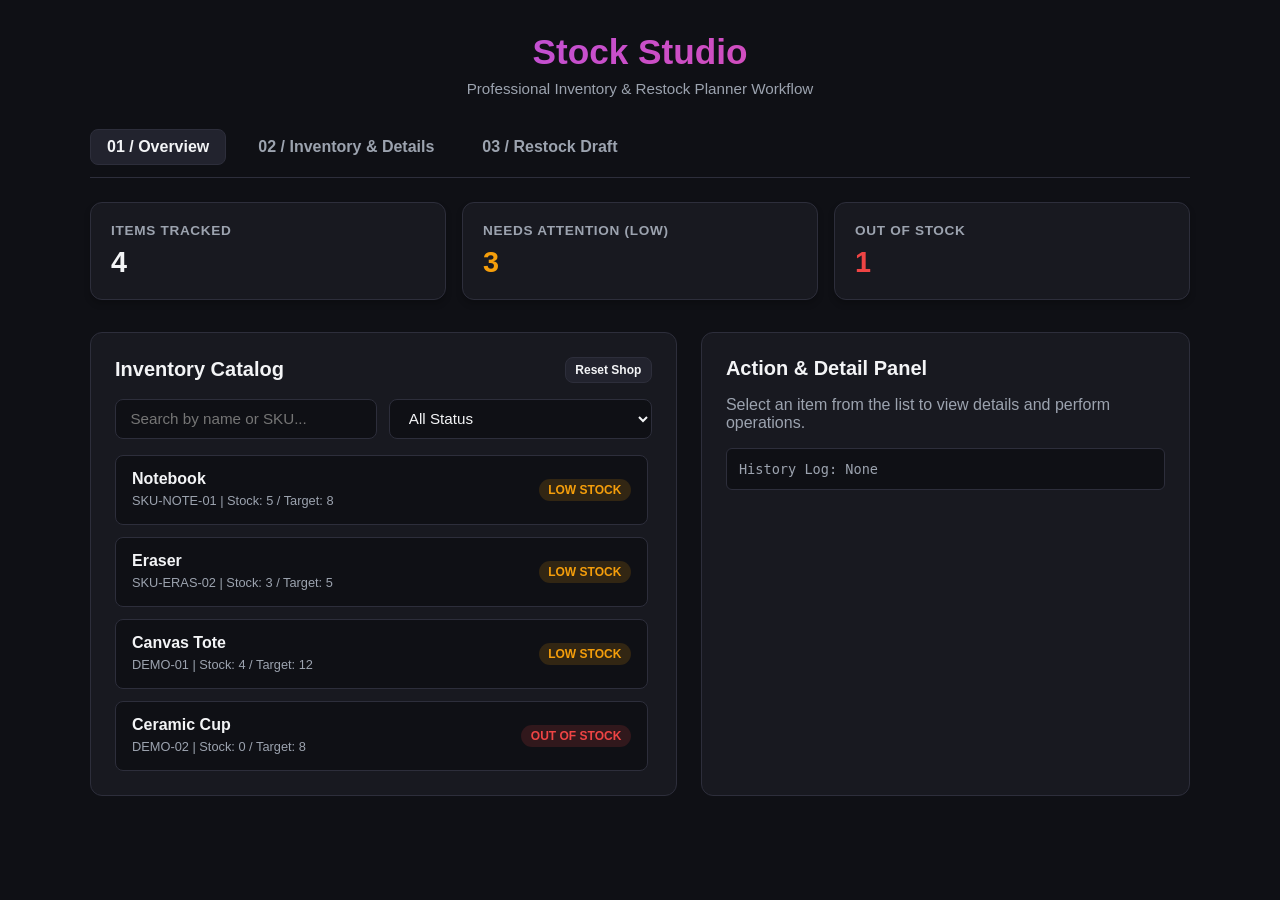
<file: Stock Studio-day19/index.html>
<!DOCTYPE html>
<html lang="en">
<head>
    <meta charset="UTF-8">
    <meta name="viewport" content="width=device-width, initial-scale=1.0">
    <title>Stock Studio - Advanced Inventory Management</title>
    <style>
        :root {
            --bg-main: #0f1015;
            --bg-card: #181920;
            --bg-card-hover: #22232e;
            --accent-primary: #a855f7;
            --accent-gradient: linear-gradient(135deg, #a855f7 0%, #ec4899 100%);
            --text-main: #f3f4f6;
            --text-muted: #9ca3af;
            --border-color: #2d2e3b;
            --danger: #ef4444;
            --success: #10b981;
            --warning: #f59e0b;
        }

        * {
            box-sizing: border-box;
            margin: 0;
            padding: 0;
            font-family: -apple-system, BlinkMacSystemFont, "Segoe UI", Roboto, Helvetica, Arial, sans-serif;
        }

        body {
            background-color: var(--bg-main);
            color: var(--text-main);
            min-height: 100vh;
            display: flex;
            flex-direction: column;
            align-items: center;
            padding: 2rem 1rem;
        }

        .container {
            width: 100%;
            max-width: 1100px;
        }

        header {
            text-align: center;
            margin-bottom: 2rem;
        }

        header h1 {
            font-size: 2.2rem;
            background: var(--accent-gradient);
            -webkit-background-clip: text;
            -webkit-text-fill-color: transparent;
            margin-bottom: 0.5rem;
        }

        header p {
            color: var(--text-muted);
            font-size: 0.95rem;
        }

        .view-tabs {
            display: flex;
            gap: 1rem;
            margin-bottom: 1.5rem;
            border-bottom: 1px solid var(--border-color);
            padding-bottom: 0.75rem;
        }

        .tab-btn {
            background: none;
            border: none;
            color: var(--text-muted);
            font-size: 1rem;
            font-weight: 600;
            cursor: pointer;
            padding: 0.5rem 1rem;
            border-radius: 8px;
            transition: all 0.2s ease;
        }

        .tab-btn.active {
            background: var(--bg-card-hover);
            color: var(--text-main);
            border: 1px solid var(--border-color);
        }

        .kpi-grid {
            display: grid;
            grid-template-columns: repeat(auto-fit, minmax(220px, 1fr));
            gap: 1rem;
            margin-bottom: 2rem;
        }

        .kpi-card {
            background: var(--bg-card);
            border: 1px solid var(--border-color);
            border-radius: 12px;
            padding: 1.25rem;
            box-shadow: 0 4px 6px rgba(0,0,0,0.2);
        }

        .kpi-card h3 {
            font-size: 0.85rem;
            color: var(--text-muted);
            text-transform: uppercase;
            letter-spacing: 0.05em;
            margin-bottom: 0.5rem;
        }

        .kpi-card .value {
            font-size: 1.8rem;
            font-weight: 700;
        }

        .workspace {
            display: grid;
            grid-template-columns: 1fr;
            gap: 1.5rem;
        }

        @media(min-width: 768px) {
            .workspace {
                grid-template-columns: 1.2fr 1fr;
            }
        }

        .panel {
            background: var(--bg-card);
            border: 1px solid var(--border-color);
            border-radius: 12px;
            padding: 1.5rem;
        }

        .panel h2 {
            font-size: 1.25rem;
            margin-bottom: 1rem;
            display: flex;
            justify-content: space-between;
            align-items: center;
        }

        .controls-row {
            display: flex;
            gap: 0.75rem;
            margin-bottom: 1rem;
            flex-wrap: wrap;
        }

        input[type="text"], select, input[type="number"] {
            background: var(--bg-main);
            border: 1px solid var(--border-color);
            color: var(--text-main);
            padding: 0.6rem 0.9rem;
            border-radius: 8px;
            font-size: 0.95rem;
            outline: none;
            flex: 1;
        }

        input:focus, select:focus {
            border-color: var(--accent-primary);
        }

        .btn {
            background: var(--accent-gradient);
            color: white;
            border: none;
            padding: 0.6rem 1.2rem;
            border-radius: 8px;
            font-weight: 600;
            cursor: pointer;
            transition: opacity 0.2s;
        }

        .btn:hover {
            opacity: 0.9;
        }

        .btn-secondary {
            background: var(--bg-card-hover);
            border: 1px solid var(--border-color);
            color: var(--text-main);
        }

        .item-list {
            display: flex;
            flex-direction: column;
            gap: 0.75rem;
            max-height: 350px;
            overflow-y: auto;
            padding-right: 4px;
        }

        .item-card {
            background: var(--bg-main);
            border: 1px solid var(--border-color);
            border-radius: 8px;
            padding: 0.9rem 1rem;
            display: flex;
            justify-content: space-between;
            align-items: center;
            cursor: pointer;
            transition: all 0.2s;
        }

        .item-card:hover, .item-card.selected {
            border-color: var(--accent-primary);
            background: var(--bg-card-hover);
        }

        .item-info h4 {
            font-size: 1rem;
            margin-bottom: 0.2rem;
        }

        .item-info span {
            font-size: 0.8rem;
            color: var(--text-muted);
        }

        .badge {
            font-size: 0.75rem;
            padding: 0.25rem 0.6rem;
            border-radius: 20px;
            font-weight: 600;
            text-transform: uppercase;
        }

        .badge.in-stock { background: rgba(16, 185, 129, 0.15); color: var(--success); }
        .badge.low-stock { background: rgba(245, 158, 11, 0.15); color: var(--warning); }
        .badge.out-of-stock { background: rgba(239, 68, 68, 0.15); color: var(--danger); }

        .history-log {
            font-family: monospace;
            font-size: 0.85rem;
            color: var(--text-muted);
            max-height: 150px;
            overflow-y: auto;
            background: var(--bg-main);
            padding: 0.75rem;
            border-radius: 6px;
            border: 1px solid var(--border-color);
            margin-top: 1rem;
        }

        .error-msg {
            color: var(--danger);
            font-size: 0.85rem;
            margin-top: 0.5rem;
        }

        .success-msg {
            color: var(--success);
            font-size: 0.85rem;
            margin-top: 0.5rem;
        }

        .hidden {
            display: none !important;
        }
    </style>
</head>
<body>

    <div class="container">
        <header>
            <h1>Stock Studio</h1>
            <p>Professional Inventory & Restock Planner Workflow</p>
        </header>

        <div class="view-tabs">
            <button class="tab-btn active" onclick="switchView('overview')">01 / Overview</button>
            <button class="tab-btn" onclick="switchView('inventory')">02 / Inventory & Details</button>
            <button class="tab-btn" onclick="switchView('draft')">03 / Restock Draft</button>
        </div>

        <div class="kpi-grid">
            <div class="kpi-card">
                <h3>Items Tracked</h3>
                <div class="value" id="kpi-total-items">0</div>
            </div>
            <div class="kpi-card">
                <h3>Needs Attention (Low)</h3>
                <div class="value" id="kpi-low-stock" style="color: var(--warning);">0</div>
            </div>
            <div class="kpi-card">
                <h3>Out of Stock</h3>
                <div class="value" id="kpi-out-stock" style="color: var(--danger);">0</div>
            </div>
        </div>

        <div class="workspace">
            <div class="panel">
                <h2>
                    <span>Inventory Catalog</span>
                    <button class="btn btn-secondary" style="font-size: 0.75rem; padding: 0.3rem 0.6rem;" onclick="resetShop()">Reset Shop</button>
                </h2>
                
                <div class="controls-row">
                    <input type="text" id="search-input" placeholder="Search by name or SKU..." oninput="renderApp()">
                    <select id="status-filter" onchange="renderApp()">
                        <option value="all">All Status</option>
                        <option value="low">Low Stock</option>
                        <option value="out">Out of Stock</option>
                    </select>
                </div>

                <div class="item-list" id="item-list-container"></div>
            </div>

            <div class="panel">
                <h2 id="right-panel-title">Action & Detail Panel</h2>
                
                <div id="item-action-view">
                    <div id="selected-item-info" style="margin-bottom: 1rem; color: var(--text-muted);">
                        Select an item from the list to view details and perform operations.
                    </div>

                    <div id="operations-controls" class="hidden">
                        <div class="controls-row">
                            <select id="op-type">
                                <option value="sell">Sell</option>
                                <option value="restock">Restock</option>
                                <option value="return">Return</option>
                            </select>
                            <input type="number" id="op-qty" min="1" max="1000" value="1" placeholder="Qty">
                        </div>
                        <div style="display: flex; gap: 0.5rem;">
                            <button class="btn" onclick="executeOperation()">Submit Action</button>
                            <button class="btn btn-secondary" onclick="addToRestockDraft()">Add to Restock Draft</button>
                        </div>
                        <div id="op-feedback"></div>
                    </div>
                </div>

                <div id="restock-draft-view" class="hidden">
                    <p style="color: var(--text-muted); font-size: 0.9rem; margin-bottom: 1rem;">
                        Draft only. Saving or generating lists here does NOT increase real inventory or submit live orders.
                    </p>
                    <div id="draft-items-container" class="item-list"></div>
                    <div style="margin-top: 1rem; display: flex; justify-content: space-between; align-items: center;">
                        <span id="draft-summary-text" style="font-weight: 600;">Total Draft Units: 0</span>
                        <button class="btn" onclick="saveDraft()">Save Draft Locally</button>
                    </div>
                    <div id="draft-feedback"></div>
                </div>

                <div class="history-log" id="history-log-box">
                    History Log: None
                </div>
            </div>
        </div>
    </div>

    <script>
        let inventory = [
            { id: "item-1", name: "Notebook", sku: "SKU-NOTE-01", stock: 5, target: 8 },
            { id: "item-2", name: "Eraser", sku: "SKU-ERAS-02", stock: 3, target: 5 },
            { id: "item-3", name: "Canvas Tote", sku: "DEMO-01", stock: 4, target: 12 },
            { id: "item-4", name: "Ceramic Cup", sku: "DEMO-02", stock: 0, target: 8 }
        ];

        let selectedId = null;
        let restockDraft = [];
        let historyLog = [];
        let currentView = 'overview';

        function loadState() {
            try {
                let savedInv = localStorage.getItem('stock_studio_inv');
                let savedDraft = localStorage.getItem('stock_studio_draft');
                let savedLog = localStorage.getItem('stock_studio_log');
                if (savedInv) inventory = JSON.parse(savedInv);
                if (savedDraft) restockDraft = JSON.parse(savedDraft);
                if (savedLog) historyLog = JSON.parse(savedLog);
            } catch (err) {
                console.error("Storage error", err);
            }
        }

        function saveState() {
            try {
                localStorage.setItem('stock_studio_inv', JSON.stringify(inventory));
                localStorage.setItem('stock_studio_draft', JSON.stringify(restockDraft));
                localStorage.setItem('stock_studio_log', JSON.stringify(historyLog));
            } catch (err) {
                console.error("Storage save error", err);
            }
        }

        function switchView(viewName) {
            currentView = viewName;
            document.querySelectorAll('.tab-btn').forEach(function(btn) {
                btn.classList.remove('active');
            });
            event.target.classList.add('active');

            if (viewName === 'draft') {
                document.getElementById('item-action-view').classList.add('hidden');
                document.getElementById('restock-draft-view').classList.remove('hidden');
                document.getElementById('right-panel-title').innerText = 'Restock Draft Workspace';
                renderDraft();
            } else {
                document.getElementById('item-action-view').classList.remove('hidden');
                document.getElementById('restock-draft-view').classList.add('hidden');
                document.getElementById('right-panel-title').innerText = 'Action & Detail Panel';
            }
            renderApp();
        }

        function getStatus(item) {
            if (item.stock === 0) return { label: 'Out of Stock', class: 'out-of-stock' };
            if (item.stock < item.target) return { label: 'Low Stock', class: 'low-stock' };
            return { label: 'In Stock', class: 'in-stock' };
        }

        function renderApp() {
            let search = document.getElementById('search-input').value.toLowerCase();
            let filter = document.getElementById('status-filter').value;
            let container = document.getElementById('item-list-container');
            
            container.innerHTML = '';

            let totalItems = inventory.length;
            let lowCount = 0;
            let outCount = 0;

            inventory.forEach(function(item) {
                if (item.stock === 0) outCount++;
                else if (item.stock < item.target) lowCount++;

                let statusObj = getStatus(item);
                if (filter === 'low' && statusObj.class !== 'low-stock') return;
                if (filter === 'out' && statusObj.class !== 'out-of-stock') return;
                if (search && !item.name.toLowerCase().includes(search) && !item.sku.toLowerCase().includes(search)) return;

                let card = document.createElement('div');
                card.className = 'item-card ' + (selectedId === item.id ? 'selected' : '');
                card.onclick = function() { selectItem(item.id); };
                card.innerHTML = 
                    '<div class="item-info">' +
                        '<h4>' + item.name + '</h4>' +
                        '<span>' + item.sku + ' | Stock: ' + item.stock + ' / Target: ' + item.target + '</span>' +
                    '</div>' +
                    '<span class="badge ' + statusObj.class + '">' + statusObj.label + '</span>';
                container.appendChild(card);
            });

            document.getElementById('kpi-total-items').innerText = totalItems;
            document.getElementById('kpi-low-stock').innerText = lowCount;
            document.getElementById('kpi-out-stock').innerText = outCount;

            renderHistory();
        }

        function selectItem(id) {
            selectedId = id;
            let item = inventory.find(function(i) { return i.id === id; });
            let infoDiv = document.getElementById('selected-item-info');
            let controls = document.getElementById('operations-controls');

            if (item) {
                controls.classList.remove('hidden');
                let suggestedRestock = Math.max(0, item.target - item.stock);
                infoDiv.innerHTML = 
                    '<strong>Selected: ' + item.name + '</strong><br>' +
                    'Current Stock: ' + item.stock + ' | Target: ' + item.target + '<br>' +
                    'Suggested Restock Quantity: <strong>' + suggestedRestock + '</strong>';
            }
            renderApp();
        }

        function executeOperation() {
            if (!selectedId) return;
            let item = inventory.find(function(i) { return i.id === selectedId; });
            let opType = document.getElementById('op-type').value;
            let qty = parseInt(document.getElementById('op-qty').value);
            let feedback = document.getElementById('op-feedback');

            if (isNaN(qty) || qty <= 0) {
                feedback.innerHTML = '<div class="error-msg">Refused: Please enter a valid positive quantity!</div>';
                return;
            }

            if (opType === 'sell') {
                if (item.stock < qty) {
                    feedback.innerHTML = '<div class="error-msg">Refused: Insufficient stock available!</div>';
                    return;
                }
                item.stock -= qty;
            } else if (opType === 'restock') {
                item.stock += qty;
            } else if (opType === 'return') {
                item.stock += qty;
            }

            historyLog.unshift('[' + opType.toUpperCase() + '] ' + qty + ' ' + item.name + ' (Stock left: ' + item.stock + ')');
            feedback.innerHTML = '<div class="success-msg">Success: ' + opType.toUpperCase() + ' ' + qty + ' for ' + item.name + '</div>';
            
            saveState();
            renderApp();
            selectItem(selectedId);
        }

        function addToRestockDraft() {
            if (!selectedId) return;
            let item = inventory.find(function(i) { return i.id === selectedId; });
            let existing = restockDraft.find(function(d) { return d.id === item.id; });
            let suggested = Math.max(0, item.target - item.stock);

            if (!existing) {
                restockDraft.push({ id: item.id, name: item.name, qty: suggested > 0 ? suggested : 1 });
            }
            saveState();
            alert('Added ' + item.name + ' to Restock Draft successfully!');
        }

        function renderDraft() {
            let container = document.getElementById('draft-items-container');
            container.innerHTML = '';
            let totalDraftUnits = 0;

            if (restockDraft.length === 0) {
                container.innerHTML = '<p style="color: var(--text-muted); text-align: center;">Draft is empty.</p>';
            }

            restockDraft.forEach(function(draftItem, index) {
                totalDraftUnits += draftItem.qty;
                let div = document.createElement('div');
                div.className = 'item-card';
                div.innerHTML = 
                    '<div class="item-info">' +
                        '<h4>' + draftItem.name + '</h4>' +
                        '<span>Draft Qty: <input type="number" value="' + draftItem.qty + '" min="1" style="width: 70px; padding: 2px;" onchange="updateDraftQty(\'' + draftItem.id + '\', this.value)"></span>' +
                    '</div>' +
                    '<button class="btn btn-secondary" style="background: var(--danger); border: none; padding: 0.3rem 0.6rem;" onclick="removeDraftItem(' + index + ')">Remove</button>';
                container.appendChild(div);
            });

            document.getElementById('draft-summary-text').innerText = 'Total Draft Units: ' + totalDraftUnits;
        }

        function updateDraftQty(id, val) {
            let qty = parseInt(val);
            let item = restockDraft.find(function(d) { return d.id === id; });
            if (item && !isNaN(qty) && qty > 0) {
                item.qty = qty;
                saveState();
                renderDraft();
            }
        }

        function removeDraftItem(index) {
            restockDraft.splice(index, 1);
            saveState();
            renderDraft();
        }

        function saveDraft() {
            saveState();
            document.getElementById('draft-feedback').innerHTML = '<div class="success-msg">Draft saved locally successfully!</div>';
        }

        function renderHistory() {
            let box = document.getElementById('history-log-box');
            if (historyLog.length === 0) {
                box.innerText = 'History Log: None';
            } else {
                box.innerHTML = 'History Log:<br>' + historyLog.join('<br>');
            }
        }

        function resetShop() {
            localStorage.clear();
            location.reload();
        }

        loadState();
        renderApp();
    </script>
</body>
</html>
</file>
<file: day8/styles.css>
body {
  font-family: Arial, sans-serif;
  background-color: #121212; 
  color: #e0e0e0;
  margin: 0;
  padding: 20px;
}

.container {
  max-width: 800px;
  margin: 0 auto;
  background: #1e1e1e; 
  padding: 20px;
  border-radius: 8px;
  box-shadow: 0 4px 12px rgba(0, 0, 0, 0.4);
}

h1 {
  text-align: center;
  color: #ff4d4d; 
}

fieldset {
  border: 1px solid #333;
  border-radius: 6px;
  padding: 15px;
  margin-bottom: 20px;
  background-color: #252525;
}

legend {
  color: #ff6b6b;
  font-weight: bold;
}

.form-group {
  margin-bottom: 15px;
}

label {
  display: block;
  margin-bottom: 5px;
  color: #ccc;
}

select, input[type="number"] {
  width: 100%;
  padding: 8px;
  box-sizing: border-box;
  background-color: #2a2a2a;
  border: 1px solid #444;
  color: #fff;
  border-radius: 4px;
}

.actions {
  display: flex;
  gap: 10px;
}

button {
  flex: 1;
  padding: 10px;
  border: none;
  border-radius: 4px;
  font-weight: bold;
  cursor: pointer;
  background-color: #ff4d4d;
  color: #fff;
  transition: background 0.2s;
}

button:hover {
  background-color: #e03b3b;
}

.message-box {
  padding: 10px;
  margin-bottom: 20px;
  border-radius: 4px;
  background-color: #2a2a2a;
  border-left: 4px solid #ff4d4d;
}

.message-box.error {
  border-left-color: #ff3333;
  color: #ff9999;
}

.message-box.success {
  border-left-color: #4cd137;
  color: #4cd137;
}

/* Table Styling */
.table-wrapper {
  overflow-x: auto;
}

table {
  width: 100%;
  border-collapse: collapse;
  margin-top: 10px;
}

caption {
  font-weight: bold;
  margin-bottom: 10px;
  color: #ff6b6b;
}

th, td {
  border: 1px solid #333;
  padding: 10px;
  text-align: center;
}

th {
  background-color: #2a2a2a;
  color: #ff4d4d;
}

td {
  background-color: #1e1e1e;
}
</file>
<file: day9/styles.css>
* {
    box-sizing: border-box;
    margin: 0;
    padding: 0;
    font-family: 'Segoe UI', Tahoma, Geneva, Verdana, sans-serif;
}

body {
    background-color: #121212;
    color: #f0f0f0;
    display: flex;
    justify-content: center;
    align-items: center;
    min-height: 100vh;
    padding: 20px;
}

.container {
    width: 100%;
    max-width: 850px;
    background: #1e1e1e;
    padding: 30px;
    border-radius: 12px;
    box-shadow: 0 8px 24px rgba(0, 0, 0, 0.6);
    border: 1px solid #2d2d2d;
}

h1 {
    color: #ffffff;
    margin-bottom: 24px;
    font-size: 26px;
    border-bottom: 2px solid #e65100;
    padding-bottom: 10px;
}

/* Table Styling */
table {
    width: 100%;
    border-collapse: collapse;
    margin-bottom: 30px;
    background-color: #252525;
    border-radius: 8px;
    overflow: hidden;
}

caption {
    font-size: 14px;
    color: #b0b0b0;
    text-align: left;
    margin-bottom: 8px;
    font-weight: 500;
}

th, td {
    padding: 12px 15px;
    text-align: left;
    border-bottom: 1px solid #333;
}

th {
    background-color: #2c2c2c;
    color: #ff7043;
    font-weight: 600;
    font-size: 14px;
    text-transform: uppercase;
}

tr:hover {
    background-color: #2a2a2a;
}

/* Controls Form Section */
.controls-section {
    display: flex;
    flex-direction: column;
    gap: 12px;
    background: #252525;
    padding: 20px;
    border-radius: 8px;
    border: 1px solid #333;
}

label {
    font-size: 14px;
    color: #d0d0d0;
    font-weight: 500;
}

/* Input Fields Equal Alignment */
select, input[type="number"] {
    width: 100%;
    height: 45px;
    padding: 0 12px;
    background-color: #1a1a1a;
    border: 1px solid #555;
    color: #ffffff;
    border-radius: 6px;
    font-size: 15px;
    outline: none;
    transition: border-color 0.2s, box-shadow 0.2s;
}

select:focus, input[type="number"]:focus {
    border-color: #ff7043;
    box-shadow: 0 0 0 2px rgba(255, 112, 67, 0.4);
}

/* Button Group & High-Contrast Colors (> 4.5:1) */
.button-group {
    display: grid;
    grid-template-columns: repeat(3, 1fr);
    gap: 12px;
    margin-top: 10px;
}

button {
    padding: 12px 20px;
    font-size: 15px;
    font-weight: 700;
    border: none;
    border-radius: 6px;
    cursor: pointer;
    color: #ffffff;
    transition: all 0.2s ease-in-out;
    box-shadow: 0 4px 6px rgba(0,0,0,0.3);
}

button:focus-visible {
    outline: 3px solid #ffffff;
    outline-offset: 2px;
}

#sellBtn {
    background-color: #c62828; /* High contrast red */
}

#sellBtn:hover {
    background-color: #b71c1c;
    transform: translateY(-2px);
}

#restockBtn {
    background-color: #e65100; /* High contrast orange/brown */
}

#restockBtn:hover {
    background-color: #ef6c00;
    transform: translateY(-2px);
}

#returnBtn {
    background-color: #ad1457; /* High contrast magenta/pink */
}

#returnBtn:hover {
    background-color: #880e4f;
    transform: translateY(-2px);
}

/* Accessible Message Box */
.message-box {
    margin-top: 5px;
    padding: 12px;
    border-radius: 6px;
    font-size: 14px;
    font-weight: 600;
    display: none;
}

.message-box.success {
    background-color: #1b5e20;
    border: 1px solid #2e7d32;
    color: #ffffff;
    display: block;
}

.message-box.error {
    background-color: #b71c1c;
    border: 1px solid #d32f2f;
    color: #ffffff;
    display: block;
}
</file>
